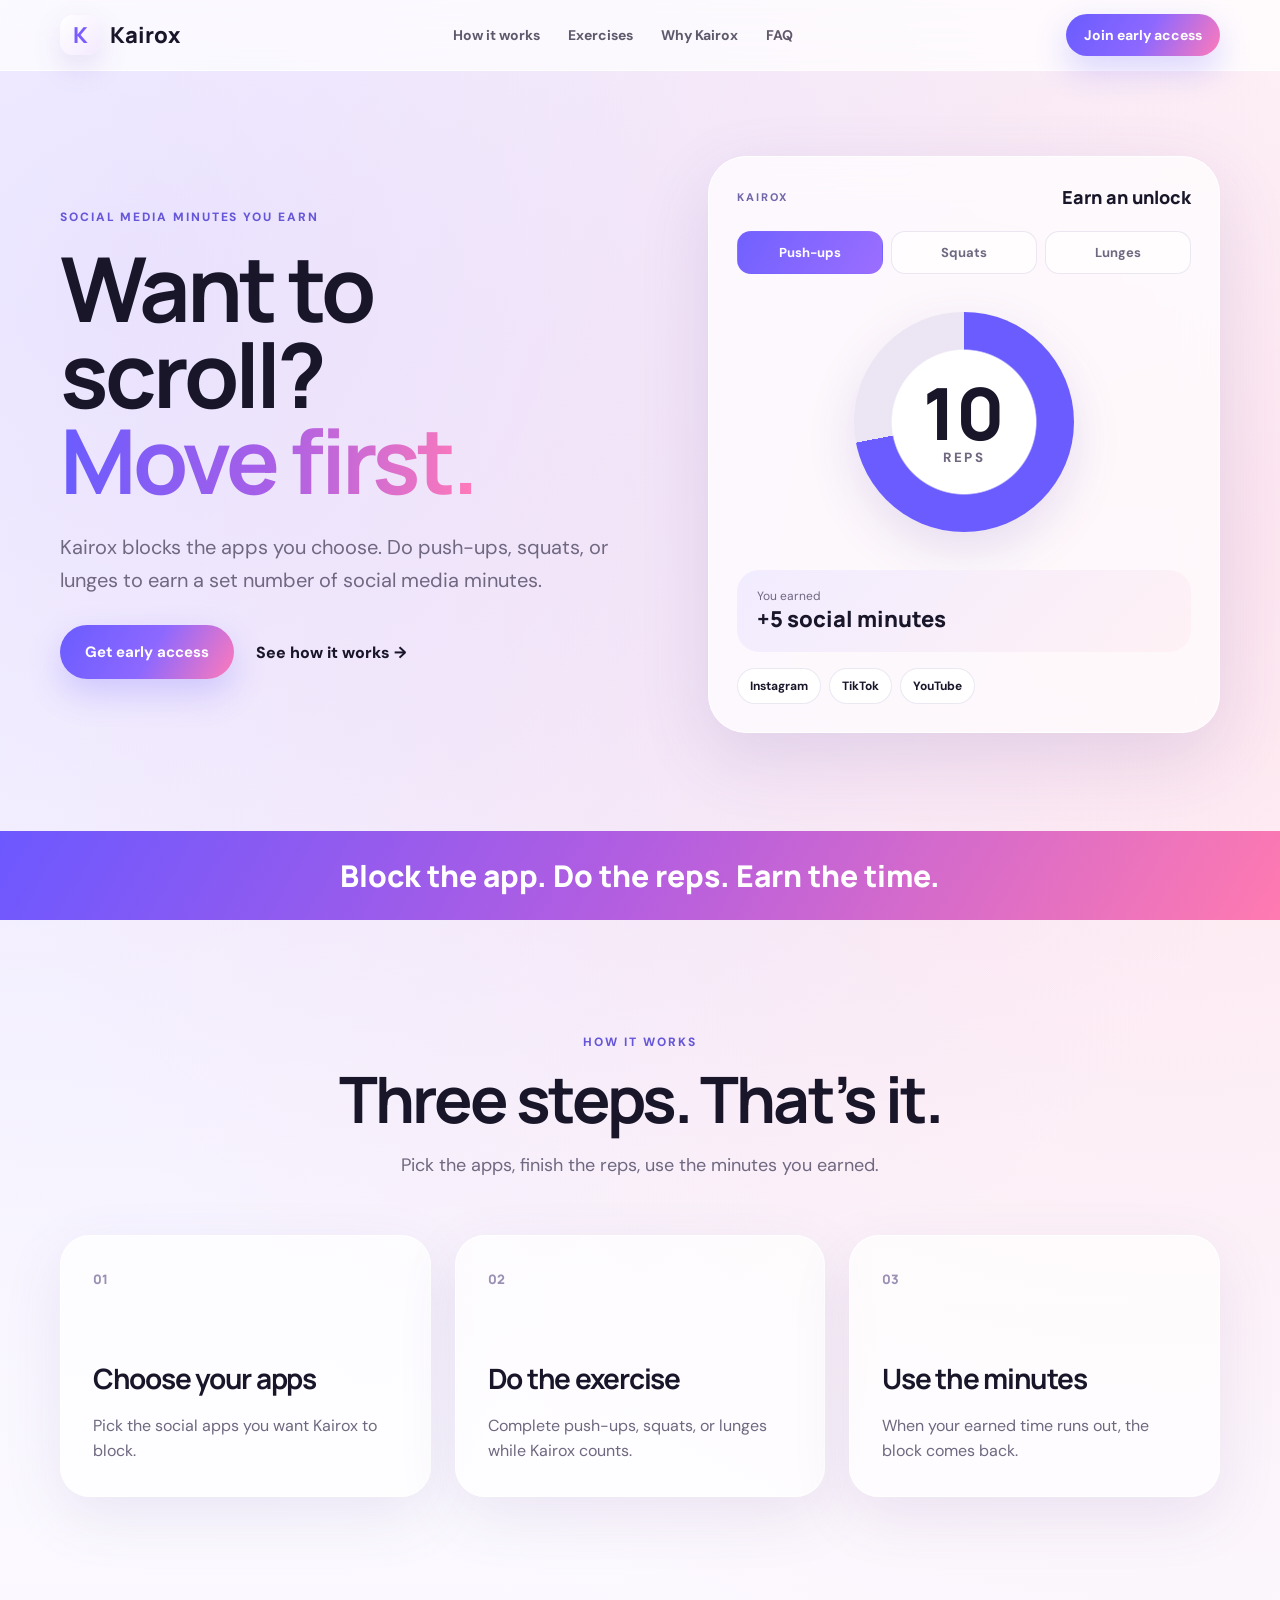
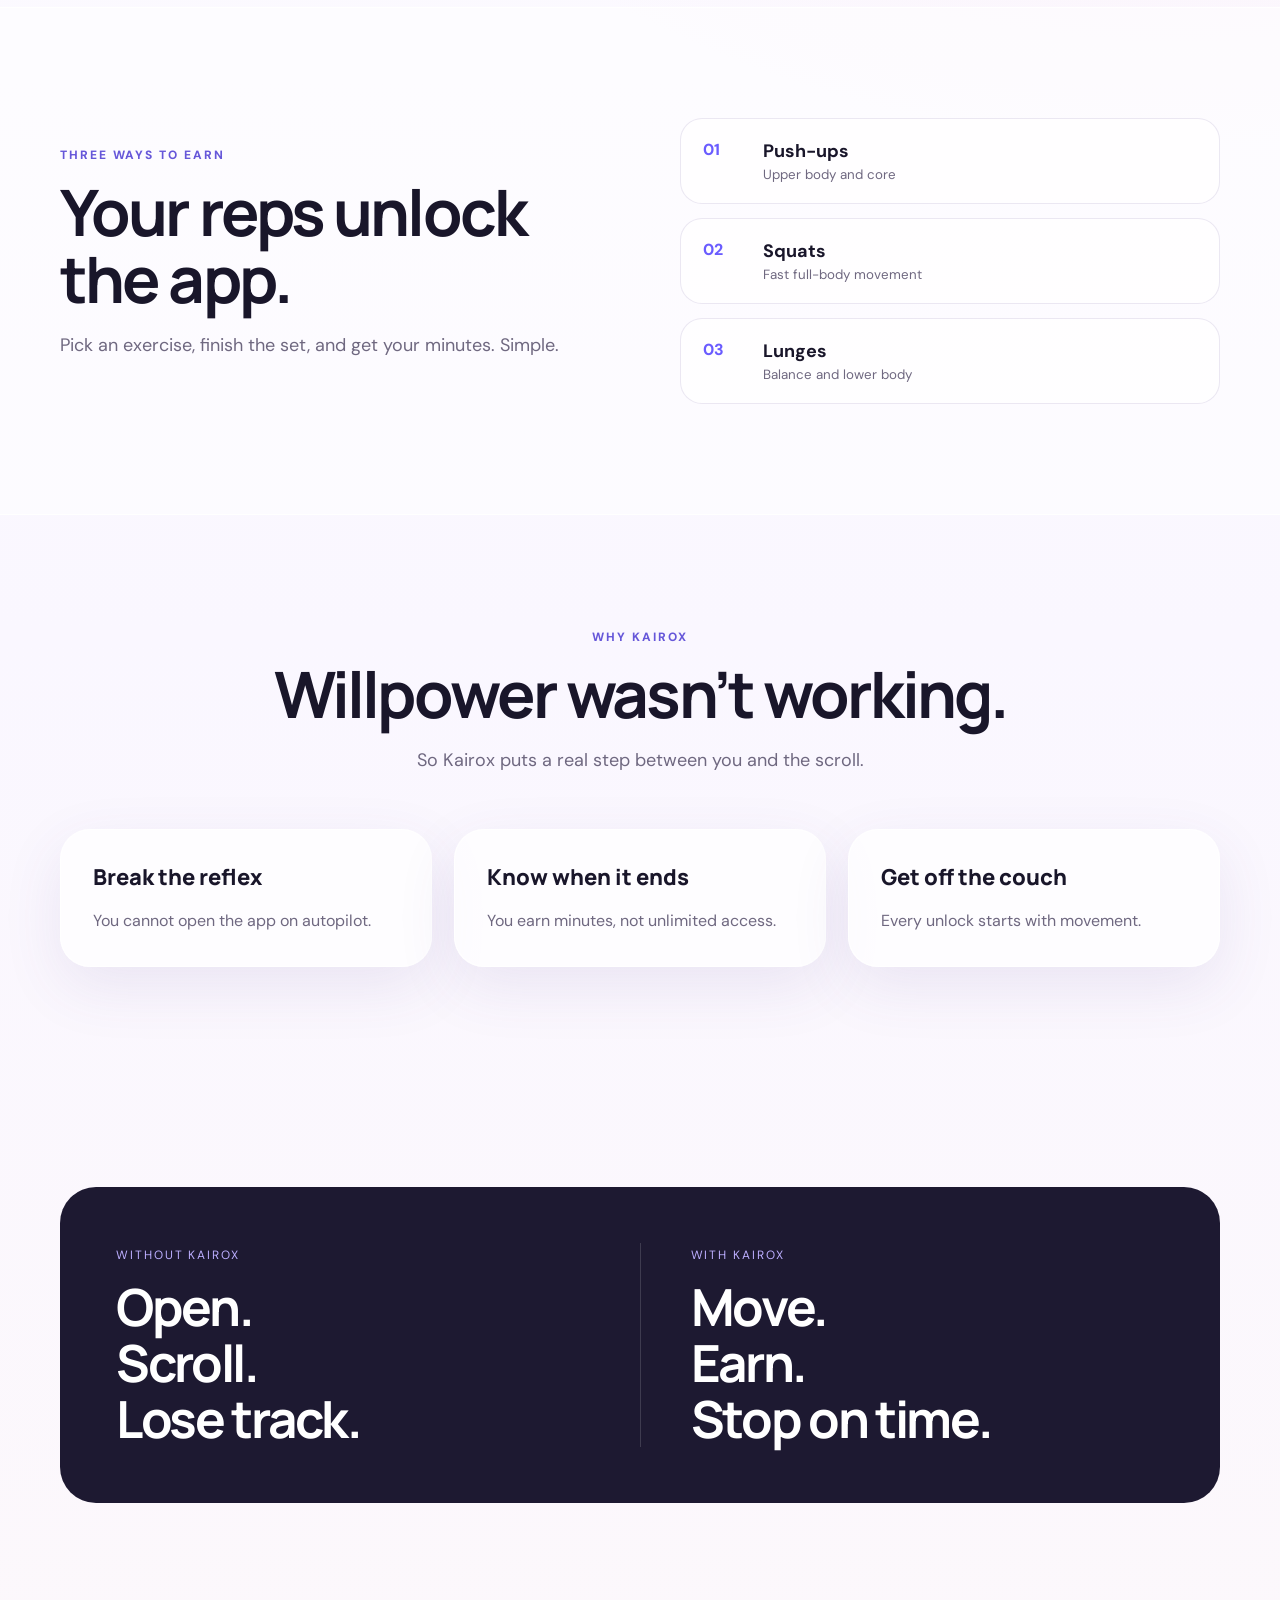
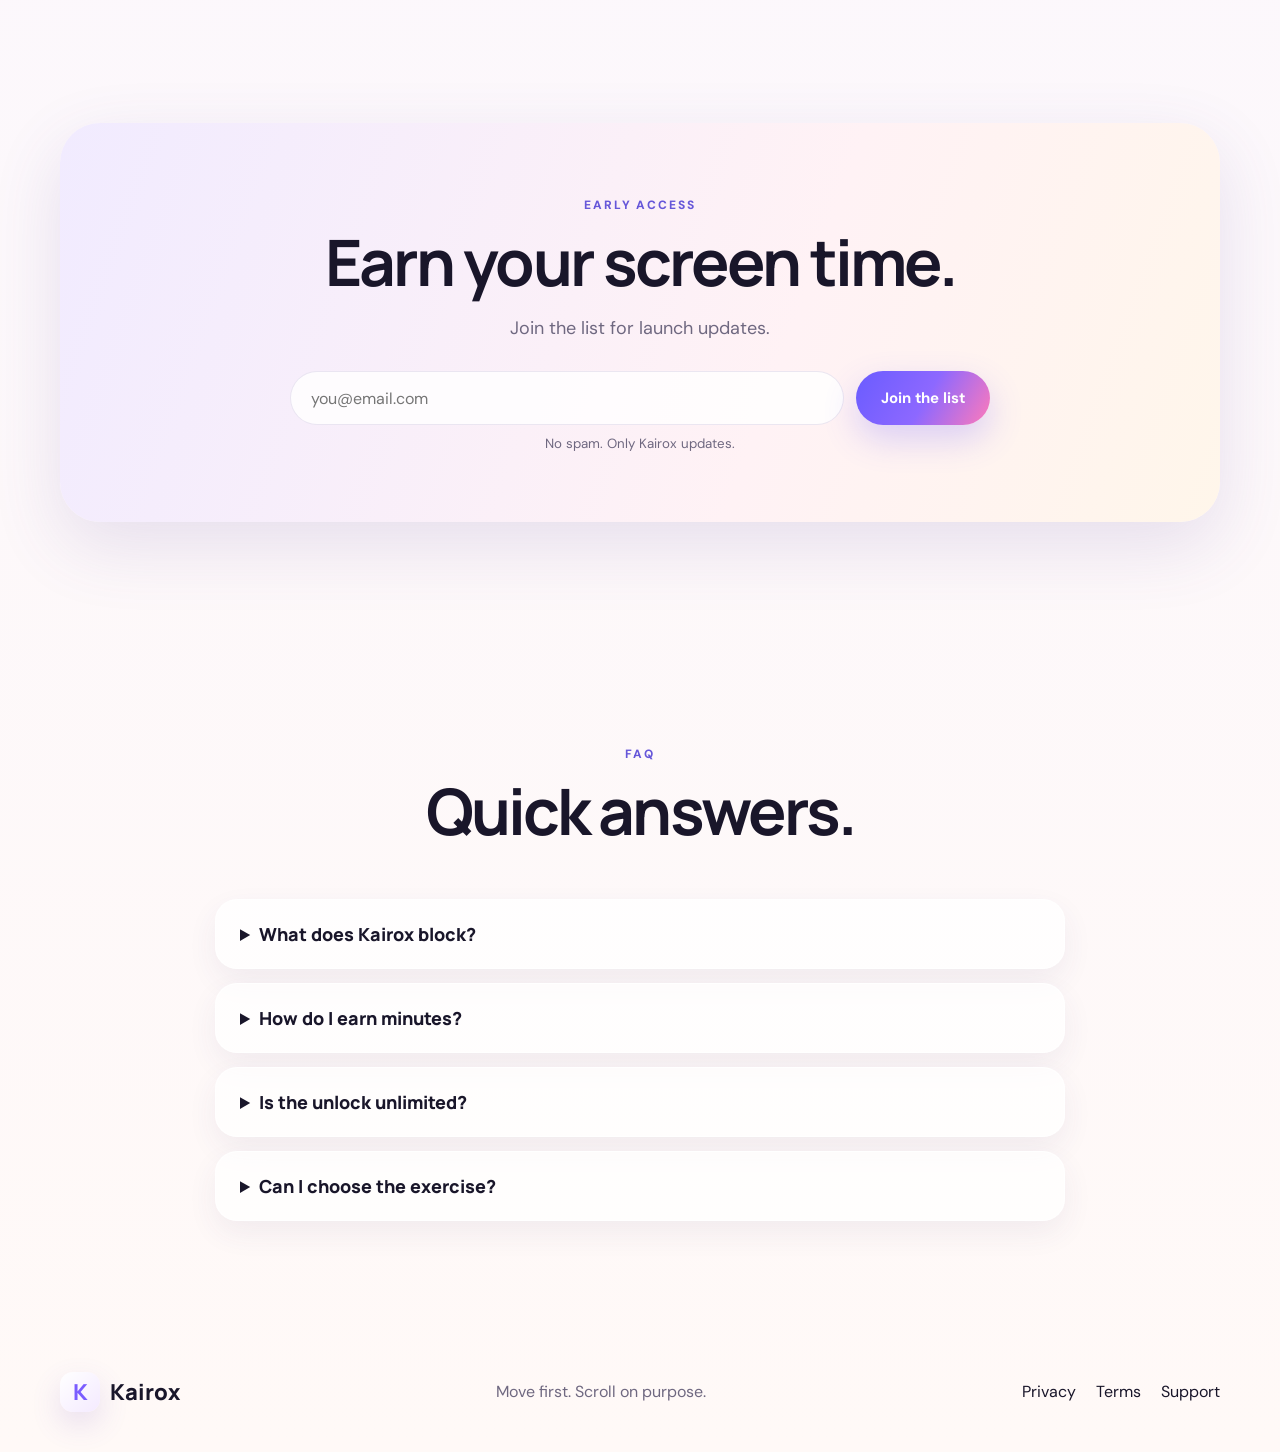
<file: index.html>
<!doctype html>
<html lang="en">
<head>
  <meta charset="utf-8" />
  <meta name="viewport" content="width=device-width,initial-scale=1" />
  <meta name="theme-color" content="#faf5ff" />
  <meta name="description" content="Kairox blocks social media until you earn time back through push-ups, squats, or lunges." />
  <title>Kairox — Earn Your Screen Time</title>
  <link rel="preconnect" href="https://fonts.googleapis.com">
  <link rel="preconnect" href="https://fonts.gstatic.com" crossorigin>
  <link href="https://fonts.googleapis.com/css2?family=DM+Sans:wght@400;500;600;700&family=Manrope:wght@600;700;800&display=swap" rel="stylesheet">
  <link rel="stylesheet" href="styles-v2.css" />
</head>
<body>
  <header class="nav-wrap">
    <nav class="nav shell">
      <a class="brand" href="#top"><span class="logo">K</span><span>Kairox</span></a>
      <div class="nav-links"><a href="#how">How it works</a><a href="#moves">Exercises</a><a href="#why">Why Kairox</a><a href="#faq">FAQ</a></div>
      <a class="btn small" href="#waitlist">Join early access</a>
    </nav>
  </header>

  <main id="top">
    <section class="hero shell">
      <div class="hero-copy reveal">
        <div class="eyebrow">Social media minutes you earn</div>
        <h1>Want to scroll?<br><em>Move first.</em></h1>
        <p>Kairox blocks the apps you choose. Do push-ups, squats, or lunges to earn a set number of social media minutes.</p>
        <div class="actions"><a class="btn" href="#waitlist">Get early access</a><a class="plain" href="#how">See how it works →</a></div>
      </div>

      <div class="unlock-demo reveal" aria-label="Kairox unlock example">
        <div class="demo-top"><span>KAIROX</span><strong>Earn an unlock</strong></div>
        <div class="exercise-tabs"><button class="active">Push-ups</button><button>Squats</button><button>Lunges</button></div>
        <div class="rep-ring"><span>10</span><small>REPS</small></div>
        <div class="reward-card"><span>You earned</span><strong>+5 social minutes</strong></div>
        <div class="app-row"><span>Instagram</span><span>TikTok</span><span>YouTube</span></div>
      </div>
    </section>

    <section class="stripe"><div class="shell"><p>Block the app. Do the reps. Earn the time.</p></div></section>

    <section class="section shell" id="how">
      <div class="heading reveal"><span>How it works</span><h2>Three steps. That’s it.</h2><p>Pick the apps, finish the reps, use the minutes you earned.</p></div>
      <div class="steps">
        <article class="card reveal"><i>01</i><h3>Choose your apps</h3><p>Pick the social apps you want Kairox to block.</p></article>
        <article class="card reveal"><i>02</i><h3>Do the exercise</h3><p>Complete push-ups, squats, or lunges while Kairox counts.</p></article>
        <article class="card reveal"><i>03</i><h3>Use the minutes</h3><p>When your earned time runs out, the block comes back.</p></article>
      </div>
    </section>

    <section class="section soft" id="moves">
      <div class="shell movement-grid">
        <div class="reveal"><span class="kicker">Three ways to earn</span><h2>Your reps unlock the app.</h2><p>Pick an exercise, finish the set, and get your minutes. Simple.</p></div>
        <div class="move-list reveal">
          <div><span>01</span><strong>Push-ups</strong><small>Upper body and core</small></div>
          <div><span>02</span><strong>Squats</strong><small>Fast full-body movement</small></div>
          <div><span>03</span><strong>Lunges</strong><small>Balance and lower body</small></div>
        </div>
      </div>
    </section>

    <section class="section shell" id="why">
      <div class="heading reveal"><span>Why Kairox</span><h2>Willpower wasn’t working.</h2><p>So Kairox puts a real step between you and the scroll.</p></div>
      <div class="why-grid">
        <article class="why-card reveal"><strong>Break the reflex</strong><p>You cannot open the app on autopilot.</p></article>
        <article class="why-card reveal"><strong>Know when it ends</strong><p>You earn minutes, not unlimited access.</p></article>
        <article class="why-card reveal"><strong>Get off the couch</strong><p>Every unlock starts with movement.</p></article>
      </div>
    </section>

    <section class="section shell">
      <div class="compare reveal"><div><span>Without Kairox</span><h3>Open.<br>Scroll.<br>Lose track.</h3></div><i></i><div><span>With Kairox</span><h3>Move.<br>Earn.<br>Stop on time.</h3></div></div>
    </section>

    <section class="section shell" id="waitlist"><div class="cta reveal"><div><span class="kicker">Early access</span><h2>Earn your screen time.</h2><p>Join the list for launch updates.</p><form id="signup"><input id="email" type="email" placeholder="you@email.com" required><button class="btn" type="submit">Join the list</button></form><small id="note">No spam. Only Kairox updates.</small></div></div></section>

    <section class="section shell" id="faq"><div class="heading reveal"><span>FAQ</span><h2>Quick answers.</h2></div><div class="faq">
      <details class="reveal"><summary>What does Kairox block?</summary><p>You choose which social media apps are restricted.</p></details>
      <details class="reveal"><summary>How do I earn minutes?</summary><p>Complete push-ups, squats, or lunges. Kairox counts your reps and unlocks a set amount of time.</p></details>
      <details class="reveal"><summary>Is the unlock unlimited?</summary><p>No. You earn a specific number of minutes. When they run out, the block returns.</p></details>
      <details class="reveal"><summary>Can I choose the exercise?</summary><p>Yes. Pick from the supported movement options before you start.</p></details>
    </div></section>
  </main>

  <footer><div class="shell footer"><a class="brand" href="#top"><span class="logo">K</span><span>Kairox</span></a><p>Move first. Scroll on purpose.</p><div><a href="privacy.html">Privacy</a><a href="terms.html">Terms</a><a href="support.html">Support</a></div></div></footer>
  <script src="script.js"></script>
</body>
</html>
</file>
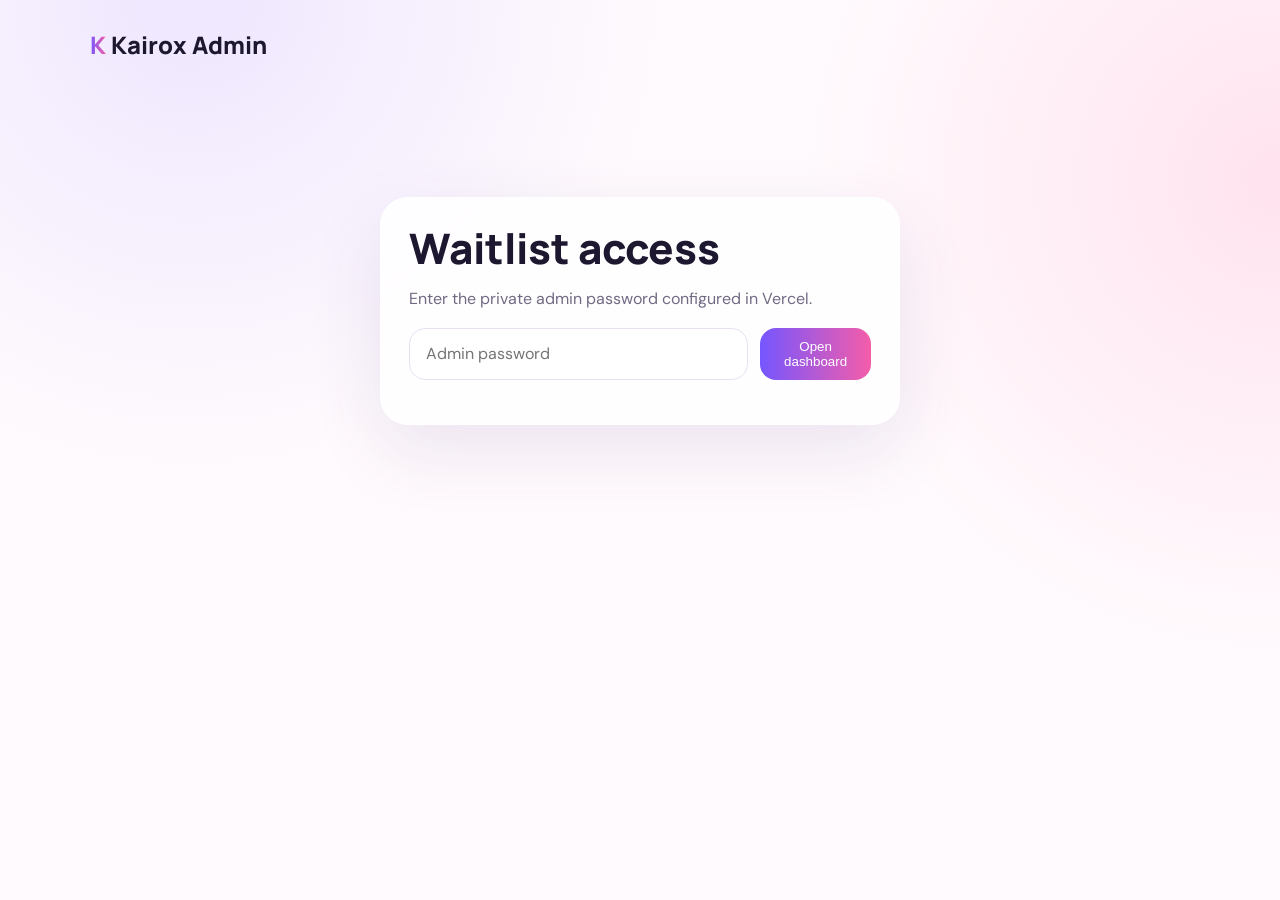
<file: admin.html>
<!doctype html>
<html lang="en">
<head>
  <meta charset="utf-8">
  <meta name="viewport" content="width=device-width,initial-scale=1">
  <meta name="robots" content="noindex,nofollow">
  <title>Kairox Waitlist Admin</title>
  <link rel="preconnect" href="https://fonts.googleapis.com">
  <link rel="preconnect" href="https://fonts.gstatic.com" crossorigin>
  <link href="https://fonts.googleapis.com/css2?family=DM+Sans:wght@400;500;600;700&family=Manrope:wght@600;700;800&display=swap" rel="stylesheet">
  <style>
    :root{--ink:#1d1730;--muted:#726a83;--purple:#7556ff;--pink:#f45da9;--line:#e9dff3}
    *{box-sizing:border-box}body{margin:0;font-family:'DM Sans',sans-serif;color:var(--ink);background:radial-gradient(circle at 15% 0,#eee7ff,transparent 33%),radial-gradient(circle at 100% 20%,#ffe3ee,transparent 32%),#fffafd;min-height:100vh}
    .shell{width:min(1100px,calc(100% - 28px));margin:auto}.top{display:flex;align-items:center;justify-content:space-between;padding:28px 0}.brand{font:800 24px Manrope}.brand span{background:linear-gradient(90deg,var(--purple),var(--pink));-webkit-background-clip:text;color:transparent}.card{background:rgba(255,255,255,.82);border:1px solid rgba(255,255,255,.95);box-shadow:0 24px 70px rgba(92,62,139,.12);border-radius:28px;padding:28px;margin-bottom:28px}.login{max-width:520px;margin:12vh auto}.login h1,.dashboard h1{font:800 42px/1.05 Manrope;margin:0 0 12px}.sub{color:var(--muted);line-height:1.6}.row{display:flex;gap:12px}.row input,.search{width:100%;min-height:52px;border:1px solid var(--line);border-radius:16px;padding:0 16px;font:inherit;background:#fff;outline:none}.row input:focus,.search:focus{border-color:var(--purple);box-shadow:0 0 0 4px rgba(117,86,255,.1)}button{border:0;border-radius:16px;padding:0 20px;min-height:52px;font:700 15px inherit;cursor:pointer;background:linear-gradient(90deg,var(--purple),var(--pink));color:white}.ghost{background:white;color:var(--ink);border:1px solid var(--line)}.stats{display:grid;grid-template-columns:repeat(3,1fr);gap:14px;margin:22px 0}.stat{padding:20px;border-radius:20px;background:#fff;border:1px solid var(--line)}.stat strong{display:block;font:800 30px Manrope}.stat span{color:var(--muted);font-size:13px}.toolbar{display:flex;gap:12px;align-items:center;margin-bottom:16px}.table-wrap{overflow:auto;border:1px solid var(--line);border-radius:20px;background:#fff}table{width:100%;border-collapse:collapse;min-width:700px}th,td{text-align:left;padding:15px 16px;border-bottom:1px solid #f1eaf6}th{font-size:12px;text-transform:uppercase;letter-spacing:.08em;color:var(--muted)}td{font-size:14px}.delete{min-height:36px;padding:0 12px;background:#fff0f4;color:#bb315e;border:1px solid #ffd3e1}.hidden{display:none}.message{margin-top:12px;color:#bb315e}.empty{text-align:center;padding:40px;color:var(--muted)}@media(max-width:700px){.stats{grid-template-columns:1fr}.toolbar,.row{flex-direction:column;align-items:stretch}.login h1,.dashboard h1{font-size:34px}}
  </style>
</head>
<body>
  <div class="shell">
    <header class="top"><div class="brand"><span>K</span> Kairox Admin</div><button id="logout" class="ghost hidden">Log out</button></header>

    <section id="login" class="card login">
      <h1>Waitlist access</h1>
      <p class="sub">Enter the private admin password configured in Vercel.</p>
      <form id="login-form" class="row"><input id="password" type="password" autocomplete="current-password" placeholder="Admin password" required><button type="submit">Open dashboard</button></form>
      <p id="login-message" class="message"></p>
    </section>

    <main id="dashboard" class="dashboard hidden">
      <div class="card">
        <h1>Kairox waitlist</h1>
        <p class="sub">Search signups, remove entries, or export everything as a CSV.</p>
        <div class="stats"><div class="stat"><strong id="total">0</strong><span>Total signups</span></div><div class="stat"><strong id="today">0</strong><span>Joined today</span></div><div class="stat"><strong id="week">0</strong><span>Joined this week</span></div></div>
        <div class="toolbar"><input id="search" class="search" type="search" placeholder="Search email or source"><button id="export" class="ghost">Export CSV</button><button id="refresh" class="ghost">Refresh</button></div>
        <div class="table-wrap"><table><thead><tr><th>Email</th><th>Source</th><th>Joined</th><th></th></tr></thead><tbody id="rows"></tbody></table><div id="empty" class="empty hidden">No signups found.</div></div>
      </div>
    </main>
  </div>
<script>
let password=sessionStorage.getItem('kairox_admin_password')||'';let signups=[];
const $=id=>document.getElementById(id);
function showDashboard(){ $('login').classList.add('hidden');$('dashboard').classList.remove('hidden');$('logout').classList.remove('hidden') }
function showLogin(){ $('login').classList.remove('hidden');$('dashboard').classList.add('hidden');$('logout').classList.add('hidden') }
function fmt(date){return new Intl.DateTimeFormat(undefined,{dateStyle:'medium',timeStyle:'short'}).format(new Date(date))}
function stats(){const now=new Date();const day=new Date(now.getFullYear(),now.getMonth(),now.getDate());const week=new Date(day);week.setDate(day.getDate()-6);$('total').textContent=signups.length;$('today').textContent=signups.filter(x=>new Date(x.created_at)>=day).length;$('week').textContent=signups.filter(x=>new Date(x.created_at)>=week).length}
function render(){const q=$('search').value.trim().toLowerCase();const list=signups.filter(x=>!q||x.email.includes(q)||(x.source||'').toLowerCase().includes(q));$('rows').innerHTML=list.map(x=>`<tr><td>${escapeHtml(x.email)}</td><td>${escapeHtml(x.source||'website')}</td><td>${fmt(x.created_at)}</td><td><button class="delete" data-id="${x.id}">Delete</button></td></tr>`).join('');$('empty').classList.toggle('hidden',list.length!==0);document.querySelectorAll('.delete').forEach(b=>b.onclick=()=>removeSignup(b.dataset.id))}
function escapeHtml(v){return String(v).replace(/[&<>'"]/g,c=>({'&':'&amp;','<':'&lt;','>':'&gt;',"'":'&#39;','"':'&quot;'}[c]))}
async function load(){const r=await fetch('/api/admin-waitlist',{headers:{Authorization:`Bearer ${password}`}});if(r.status===401){sessionStorage.removeItem('kairox_admin_password');password='';showLogin();throw new Error('Incorrect password.')}const data=await r.json();if(!r.ok)throw new Error(data.error||'Could not load signups.');signups=data.signups;showDashboard();stats();render()}
async function removeSignup(id){if(!confirm('Delete this signup?'))return;const r=await fetch(`/api/admin-waitlist?id=${encodeURIComponent(id)}`,{method:'DELETE',headers:{Authorization:`Bearer ${password}`}});if(!r.ok)return alert('Could not delete signup.');signups=signups.filter(x=>x.id!==id);stats();render()}
$('login-form').onsubmit=async e=>{e.preventDefault();password=$('password').value;sessionStorage.setItem('kairox_admin_password',password);$('login-message').textContent='';try{await load()}catch(err){$('login-message').textContent=err.message}};
$('search').oninput=render;$('refresh').onclick=()=>load().catch(err=>alert(err.message));$('logout').onclick=()=>{sessionStorage.clear();password='';showLogin()};
$('export').onclick=()=>{const lines=[['email','source','created_at'],...signups.map(x=>[x.email,x.source,x.created_at])].map(row=>row.map(v=>`"${String(v??'').replaceAll('"','""')}"`).join(',')).join('\n');const a=document.createElement('a');a.href=URL.createObjectURL(new Blob([lines],{type:'text/csv'}));a.download=`kairox-waitlist-${new Date().toISOString().slice(0,10)}.csv`;a.click();URL.revokeObjectURL(a.href)};
if(password)load().catch(()=>showLogin());
</script>
</body>
</html>
</file>
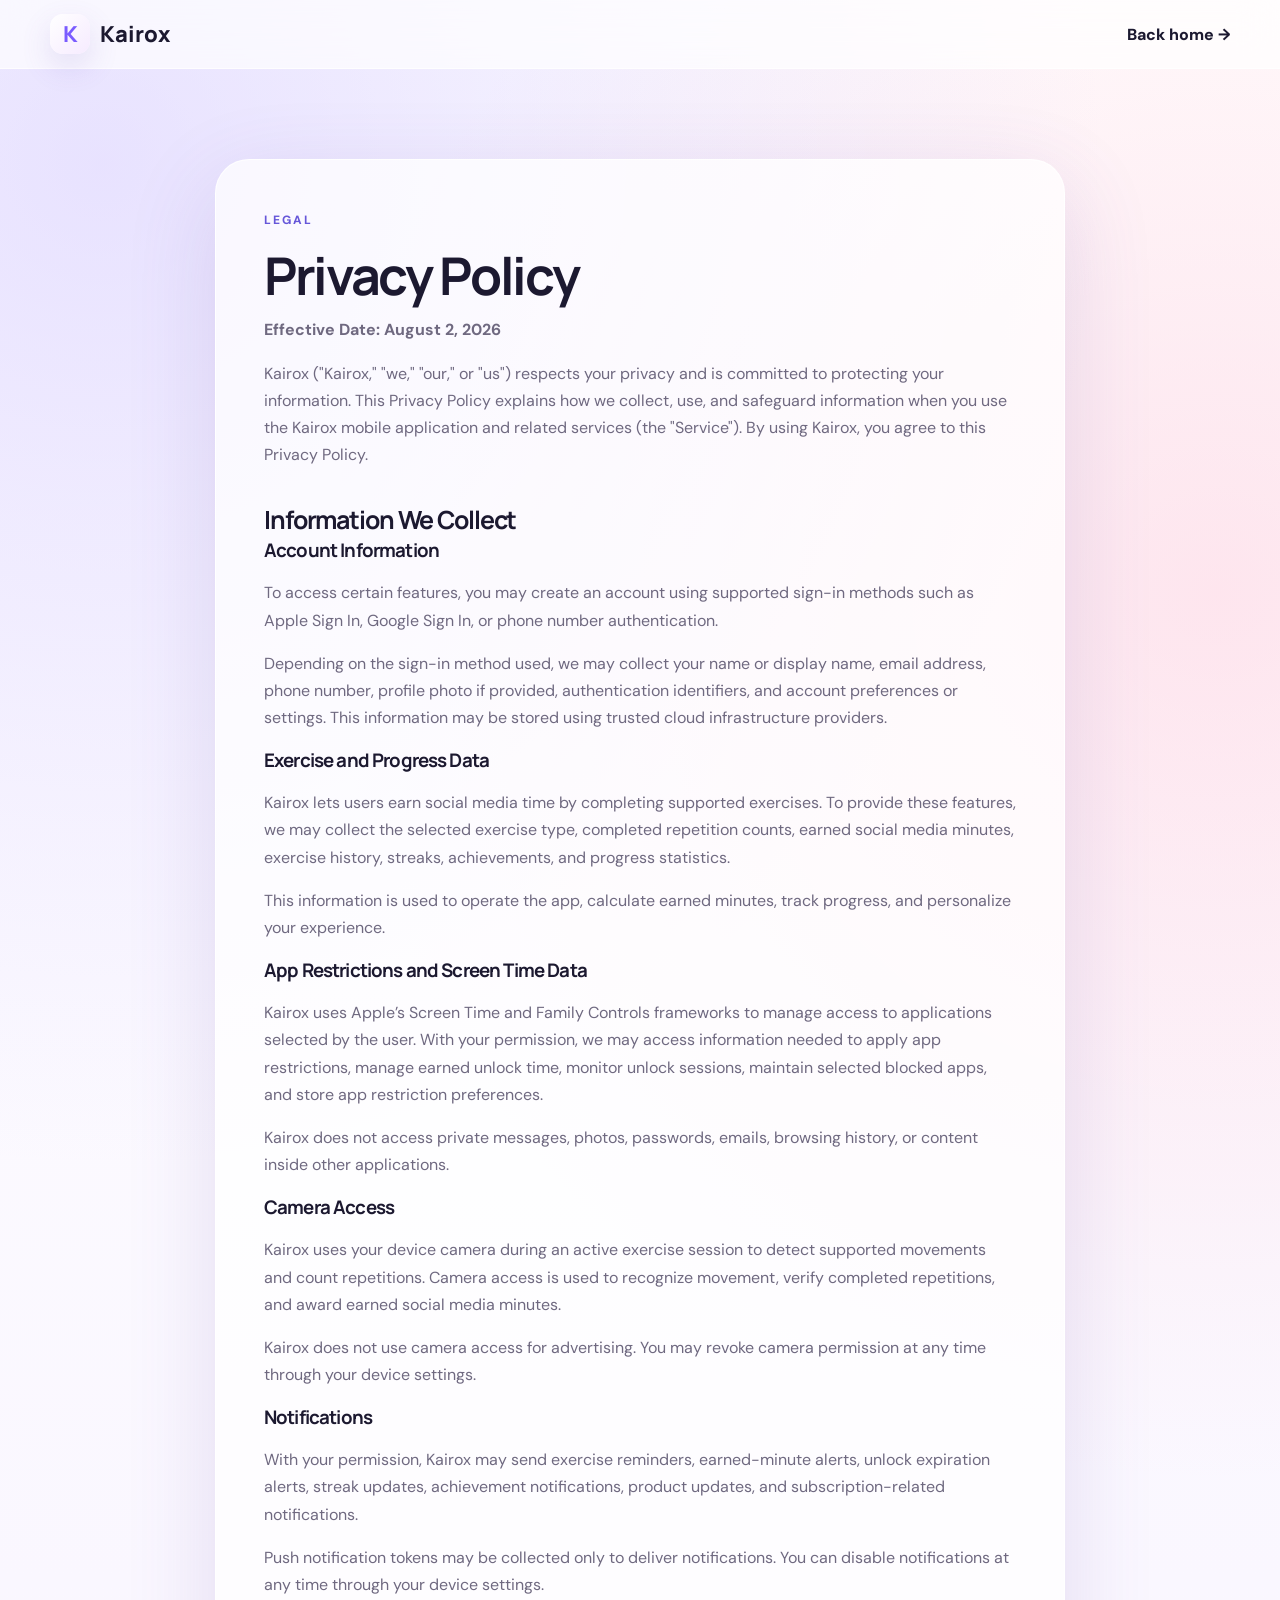
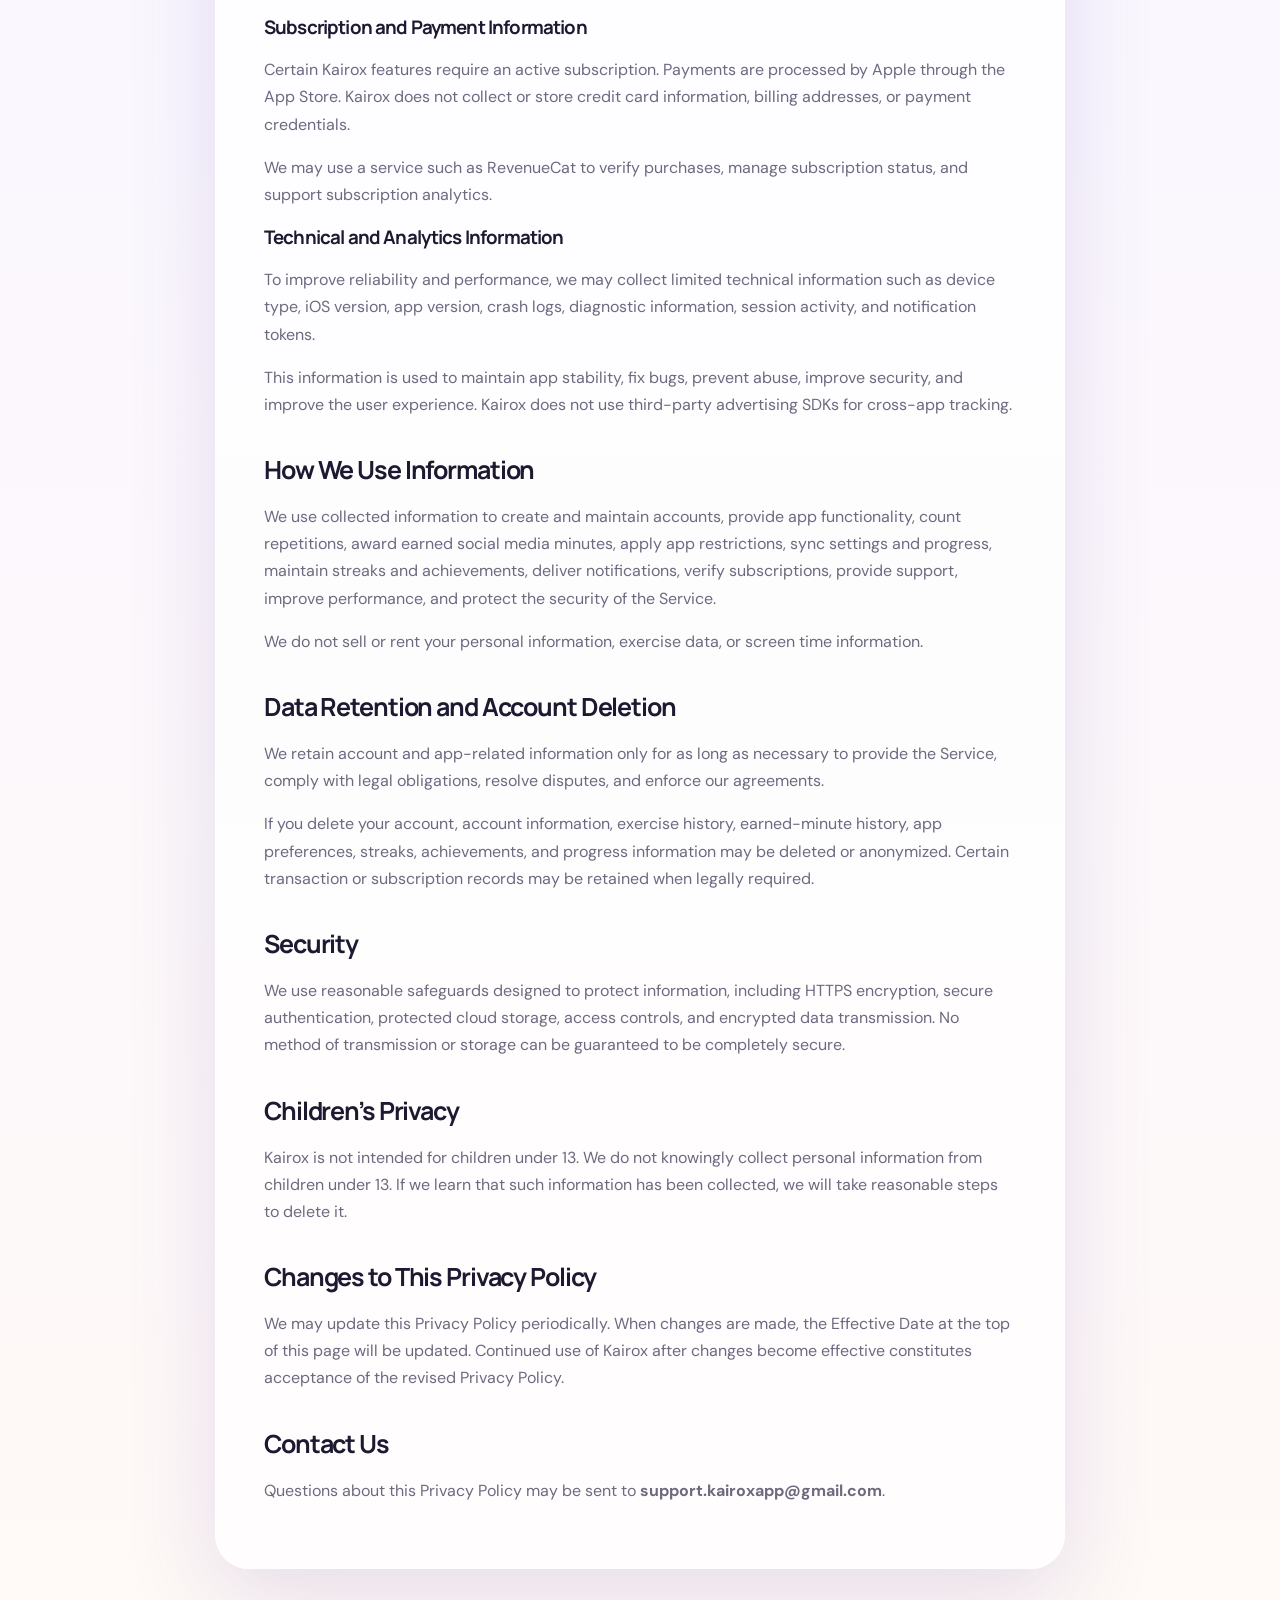
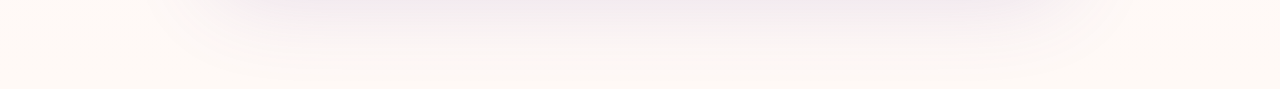
<file: privacy.html>
<!doctype html>
<html lang="en">
<head>
  <meta charset="utf-8">
  <meta name="viewport" content="width=device-width,initial-scale=1">
  <title>Privacy Policy — Kairox</title>
  <link rel="preconnect" href="https://fonts.googleapis.com">
  <link rel="preconnect" href="https://fonts.gstatic.com" crossorigin>
  <link href="https://fonts.googleapis.com/css2?family=DM+Sans:wght@400;500;600;700&family=Manrope:wght@500;600;700;800&display=swap" rel="stylesheet">
  <link rel="stylesheet" href="styles.css">
</head>
<body>
<header class="nav-wrap"><nav class="nav shell"><a class="brand" href="index.html"><span class="logo">K</span><span>Kairox</span></a><a class="plain" href="index.html">Back home →</a></nav></header>
<main class="legal shell"><article>
<span class="kicker">Legal</span>
<h1>Privacy Policy</h1>
<p><strong>Effective Date: August 2, 2026</strong></p>
<p>Kairox ("Kairox," "we," "our," or "us") respects your privacy and is committed to protecting your information. This Privacy Policy explains how we collect, use, and safeguard information when you use the Kairox mobile application and related services (the "Service"). By using Kairox, you agree to this Privacy Policy.</p>
<h2>Information We Collect</h2>
<h3>Account Information</h3>
<p>To access certain features, you may create an account using supported sign-in methods such as Apple Sign In, Google Sign In, or phone number authentication.</p>
<p>Depending on the sign-in method used, we may collect your name or display name, email address, phone number, profile photo if provided, authentication identifiers, and account preferences or settings. This information may be stored using trusted cloud infrastructure providers.</p>
<h3>Exercise and Progress Data</h3>
<p>Kairox lets users earn social media time by completing supported exercises. To provide these features, we may collect the selected exercise type, completed repetition counts, earned social media minutes, exercise history, streaks, achievements, and progress statistics.</p>
<p>This information is used to operate the app, calculate earned minutes, track progress, and personalize your experience.</p>
<h3>App Restrictions and Screen Time Data</h3>
<p>Kairox uses Apple’s Screen Time and Family Controls frameworks to manage access to applications selected by the user. With your permission, we may access information needed to apply app restrictions, manage earned unlock time, monitor unlock sessions, maintain selected blocked apps, and store app restriction preferences.</p>
<p>Kairox does not access private messages, photos, passwords, emails, browsing history, or content inside other applications.</p>
<h3>Camera Access</h3>
<p>Kairox uses your device camera during an active exercise session to detect supported movements and count repetitions. Camera access is used to recognize movement, verify completed repetitions, and award earned social media minutes.</p>
<p>Kairox does not use camera access for advertising. You may revoke camera permission at any time through your device settings.</p>
<h3>Notifications</h3>
<p>With your permission, Kairox may send exercise reminders, earned-minute alerts, unlock expiration alerts, streak updates, achievement notifications, product updates, and subscription-related notifications.</p>
<p>Push notification tokens may be collected only to deliver notifications. You can disable notifications at any time through your device settings.</p>
<h3>Subscription and Payment Information</h3>
<p>Certain Kairox features require an active subscription. Payments are processed by Apple through the App Store. Kairox does not collect or store credit card information, billing addresses, or payment credentials.</p>
<p>We may use a service such as RevenueCat to verify purchases, manage subscription status, and support subscription analytics.</p>
<h3>Technical and Analytics Information</h3>
<p>To improve reliability and performance, we may collect limited technical information such as device type, iOS version, app version, crash logs, diagnostic information, session activity, and notification tokens.</p>
<p>This information is used to maintain app stability, fix bugs, prevent abuse, improve security, and improve the user experience. Kairox does not use third-party advertising SDKs for cross-app tracking.</p>
<h2>How We Use Information</h2>
<p>We use collected information to create and maintain accounts, provide app functionality, count repetitions, award earned social media minutes, apply app restrictions, sync settings and progress, maintain streaks and achievements, deliver notifications, verify subscriptions, provide support, improve performance, and protect the security of the Service.</p>
<p>We do not sell or rent your personal information, exercise data, or screen time information.</p>
<h2>Data Retention and Account Deletion</h2>
<p>We retain account and app-related information only for as long as necessary to provide the Service, comply with legal obligations, resolve disputes, and enforce our agreements.</p>
<p>If you delete your account, account information, exercise history, earned-minute history, app preferences, streaks, achievements, and progress information may be deleted or anonymized. Certain transaction or subscription records may be retained when legally required.</p>
<h2>Security</h2>
<p>We use reasonable safeguards designed to protect information, including HTTPS encryption, secure authentication, protected cloud storage, access controls, and encrypted data transmission. No method of transmission or storage can be guaranteed to be completely secure.</p>
<h2>Children’s Privacy</h2>
<p>Kairox is not intended for children under 13. We do not knowingly collect personal information from children under 13. If we learn that such information has been collected, we will take reasonable steps to delete it.</p>
<h2>Changes to This Privacy Policy</h2>
<p>We may update this Privacy Policy periodically. When changes are made, the Effective Date at the top of this page will be updated. Continued use of Kairox after changes become effective constitutes acceptance of the revised Privacy Policy.</p>
<h2>Contact Us</h2>
<p>Questions about this Privacy Policy may be sent to <a href="mailto:support.kairoxapp@gmail.com"><strong>support.kairoxapp@gmail.com</strong></a>.</p>
</article></main>
</body>
</html>
</file>
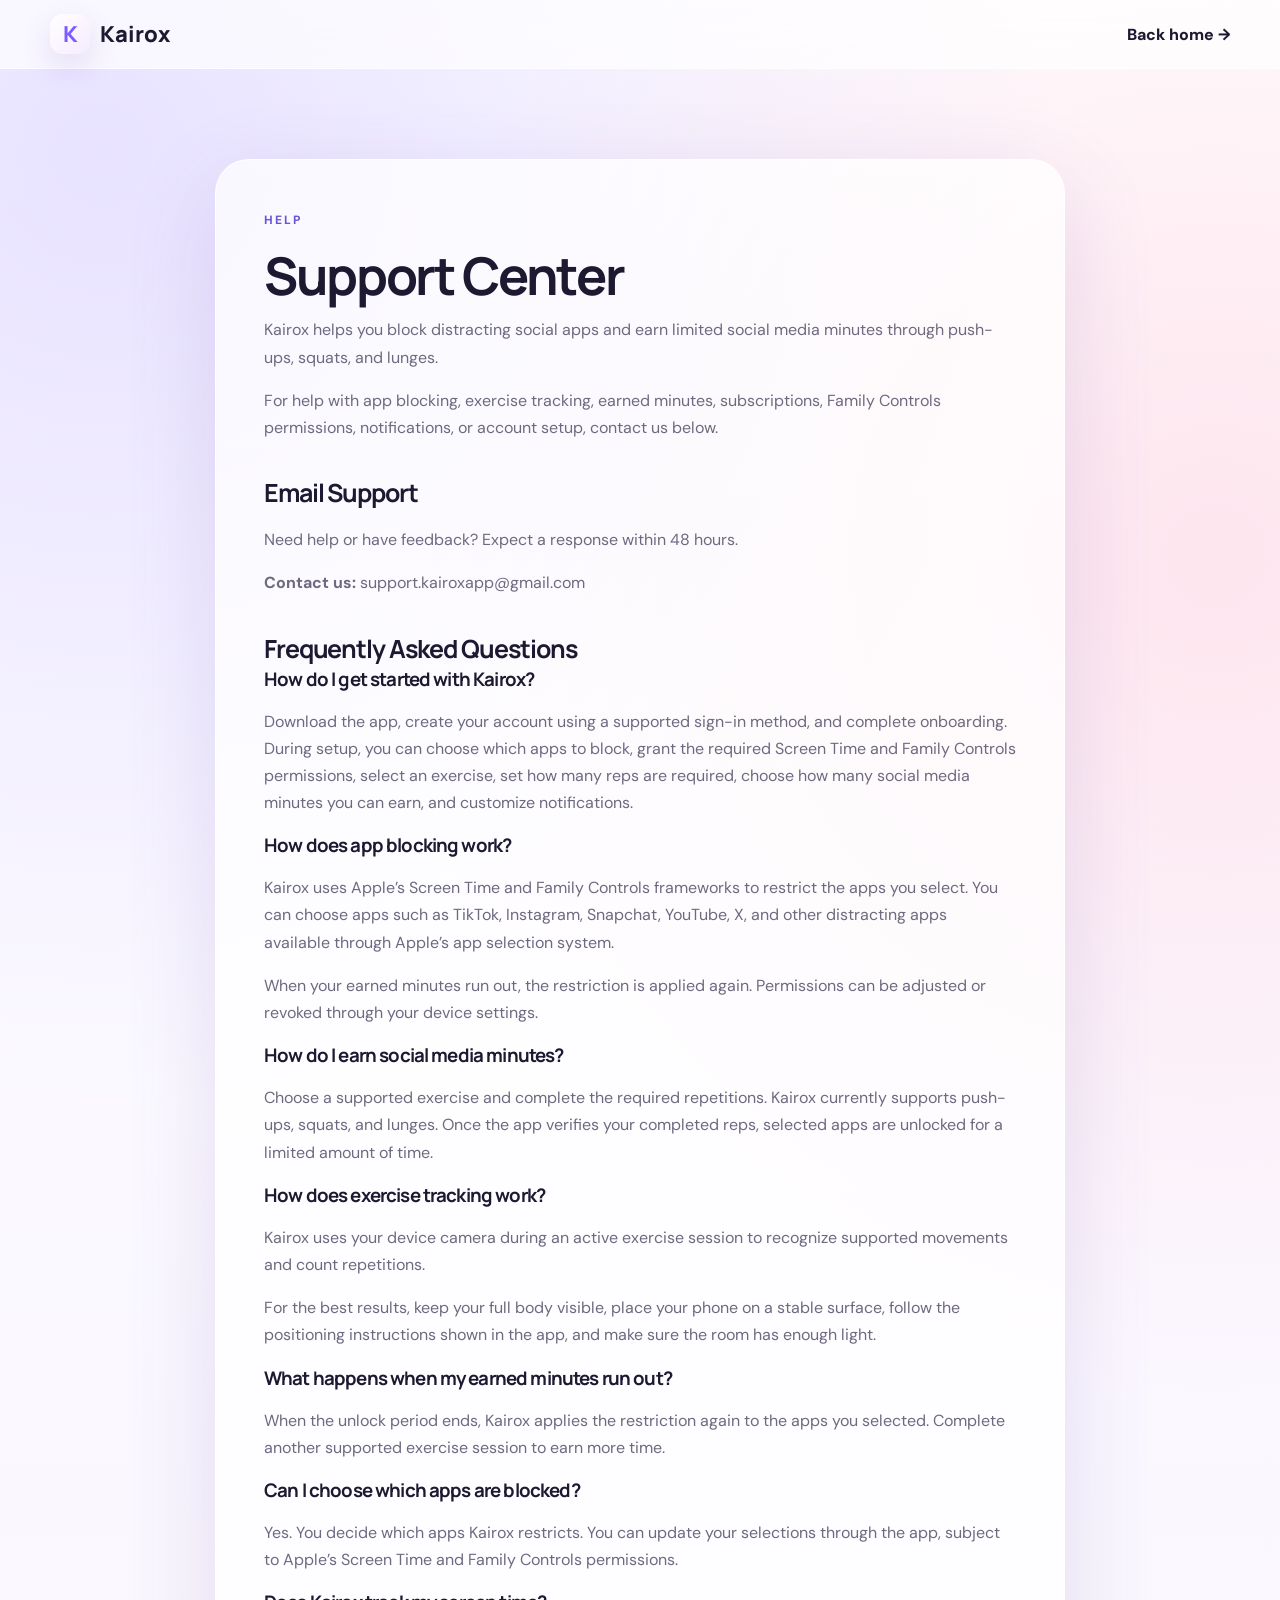
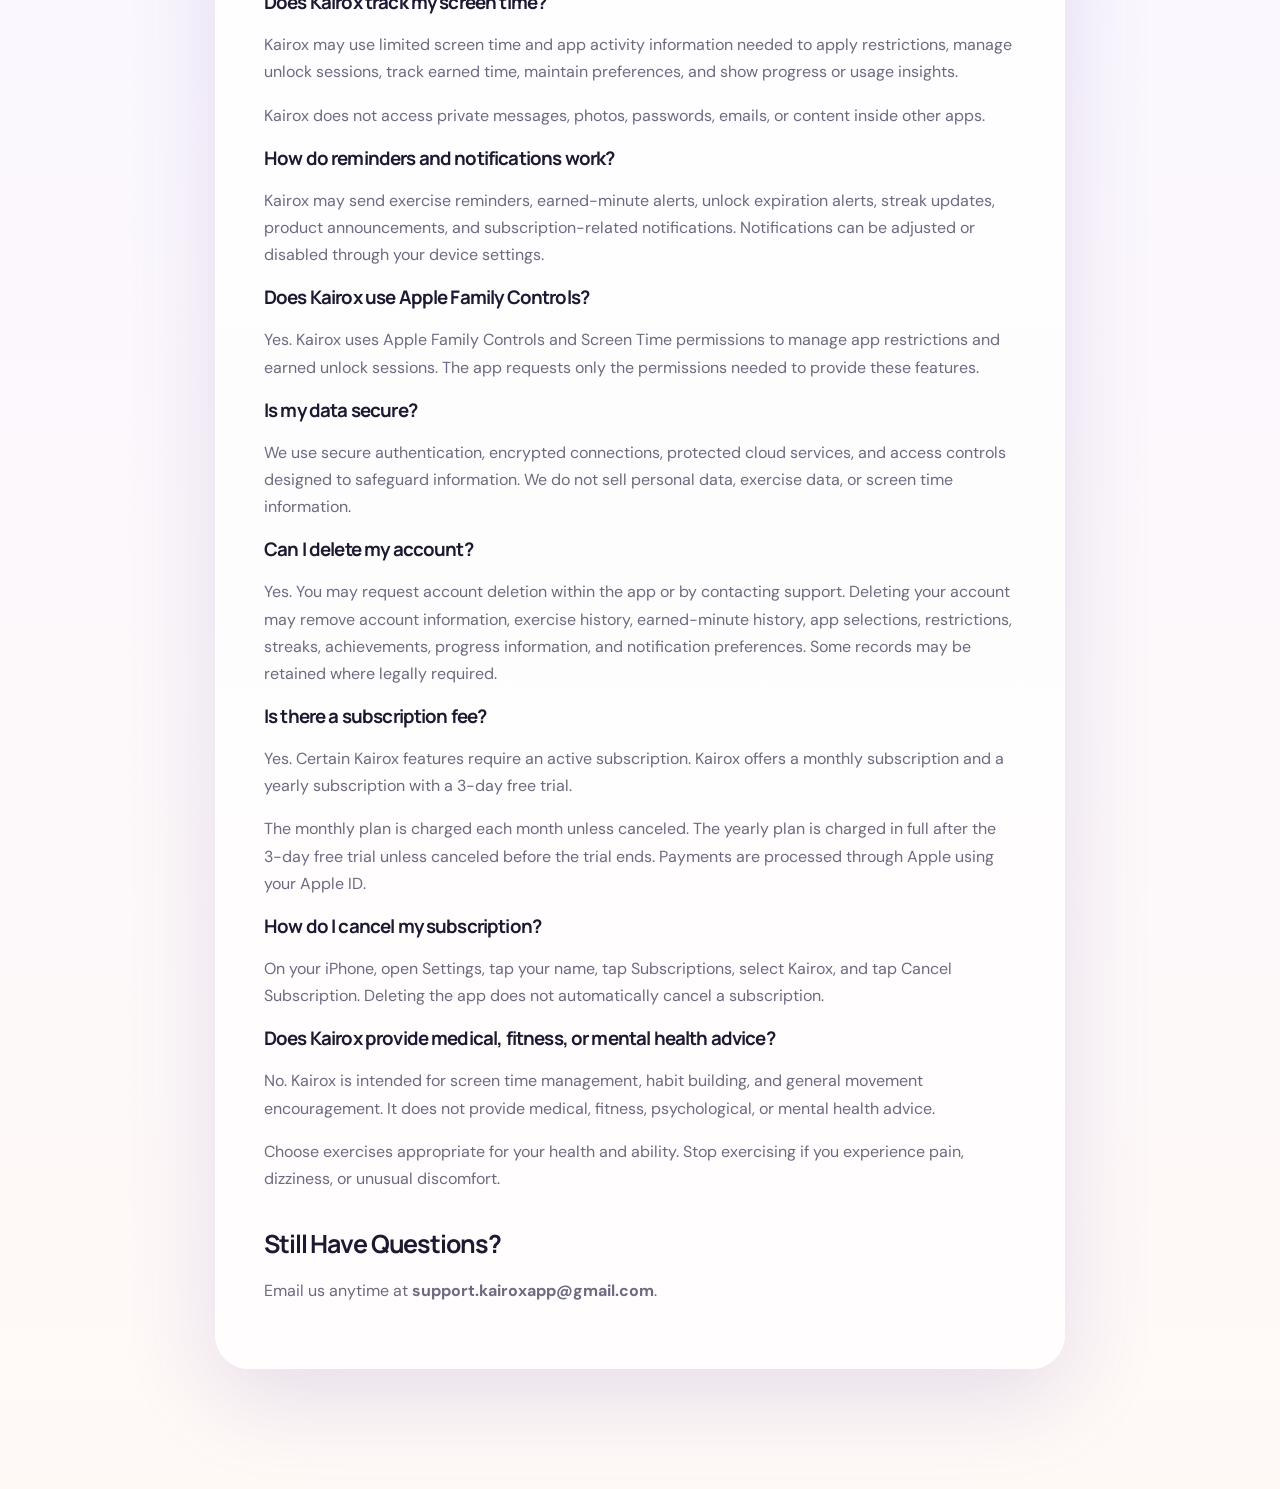
<file: support.html>
<!doctype html>
<html lang="en">
<head>
  <meta charset="utf-8">
  <meta name="viewport" content="width=device-width,initial-scale=1">
  <title>Support Center — Kairox</title>
  <link rel="preconnect" href="https://fonts.googleapis.com">
  <link rel="preconnect" href="https://fonts.gstatic.com" crossorigin>
  <link href="https://fonts.googleapis.com/css2?family=DM+Sans:wght@400;500;600;700&family=Manrope:wght@500;600;700;800&display=swap" rel="stylesheet">
  <link rel="stylesheet" href="styles.css">
</head>
<body>
<header class="nav-wrap"><nav class="nav shell"><a class="brand" href="index.html"><span class="logo">K</span><span>Kairox</span></a><a class="plain" href="index.html">Back home →</a></nav></header>
<main class="legal shell"><article>
<span class="kicker">Help</span>
<h1>Support Center</h1>
<p>Kairox helps you block distracting social apps and earn limited social media minutes through push-ups, squats, and lunges.</p>
<p>For help with app blocking, exercise tracking, earned minutes, subscriptions, Family Controls permissions, notifications, or account setup, contact us below.</p>
<h2>Email Support</h2>
<p>Need help or have feedback? Expect a response within 48 hours.</p>
<p><strong>Contact us:</strong> <a href="mailto:support.kairoxapp@gmail.com">support.kairoxapp@gmail.com</a></p>
<h2>Frequently Asked Questions</h2>
<h3>How do I get started with Kairox?</h3>
<p>Download the app, create your account using a supported sign-in method, and complete onboarding. During setup, you can choose which apps to block, grant the required Screen Time and Family Controls permissions, select an exercise, set how many reps are required, choose how many social media minutes you can earn, and customize notifications.</p>
<h3>How does app blocking work?</h3>
<p>Kairox uses Apple’s Screen Time and Family Controls frameworks to restrict the apps you select. You can choose apps such as TikTok, Instagram, Snapchat, YouTube, X, and other distracting apps available through Apple’s app selection system.</p>
<p>When your earned minutes run out, the restriction is applied again. Permissions can be adjusted or revoked through your device settings.</p>
<h3>How do I earn social media minutes?</h3>
<p>Choose a supported exercise and complete the required repetitions. Kairox currently supports push-ups, squats, and lunges. Once the app verifies your completed reps, selected apps are unlocked for a limited amount of time.</p>
<h3>How does exercise tracking work?</h3>
<p>Kairox uses your device camera during an active exercise session to recognize supported movements and count repetitions.</p>
<p>For the best results, keep your full body visible, place your phone on a stable surface, follow the positioning instructions shown in the app, and make sure the room has enough light.</p>
<h3>What happens when my earned minutes run out?</h3>
<p>When the unlock period ends, Kairox applies the restriction again to the apps you selected. Complete another supported exercise session to earn more time.</p>
<h3>Can I choose which apps are blocked?</h3>
<p>Yes. You decide which apps Kairox restricts. You can update your selections through the app, subject to Apple’s Screen Time and Family Controls permissions.</p>
<h3>Does Kairox track my screen time?</h3>
<p>Kairox may use limited screen time and app activity information needed to apply restrictions, manage unlock sessions, track earned time, maintain preferences, and show progress or usage insights.</p>
<p>Kairox does not access private messages, photos, passwords, emails, or content inside other apps.</p>
<h3>How do reminders and notifications work?</h3>
<p>Kairox may send exercise reminders, earned-minute alerts, unlock expiration alerts, streak updates, product announcements, and subscription-related notifications. Notifications can be adjusted or disabled through your device settings.</p>
<h3>Does Kairox use Apple Family Controls?</h3>
<p>Yes. Kairox uses Apple Family Controls and Screen Time permissions to manage app restrictions and earned unlock sessions. The app requests only the permissions needed to provide these features.</p>
<h3>Is my data secure?</h3>
<p>We use secure authentication, encrypted connections, protected cloud services, and access controls designed to safeguard information. We do not sell personal data, exercise data, or screen time information.</p>
<h3>Can I delete my account?</h3>
<p>Yes. You may request account deletion within the app or by contacting support. Deleting your account may remove account information, exercise history, earned-minute history, app selections, restrictions, streaks, achievements, progress information, and notification preferences. Some records may be retained where legally required.</p>
<h3>Is there a subscription fee?</h3>
<p>Yes. Certain Kairox features require an active subscription. Kairox offers a monthly subscription and a yearly subscription with a 3-day free trial.</p>
<p>The monthly plan is charged each month unless canceled. The yearly plan is charged in full after the 3-day free trial unless canceled before the trial ends. Payments are processed through Apple using your Apple ID.</p>
<h3>How do I cancel my subscription?</h3>
<p>On your iPhone, open Settings, tap your name, tap Subscriptions, select Kairox, and tap Cancel Subscription. Deleting the app does not automatically cancel a subscription.</p>
<h3>Does Kairox provide medical, fitness, or mental health advice?</h3>
<p>No. Kairox is intended for screen time management, habit building, and general movement encouragement. It does not provide medical, fitness, psychological, or mental health advice.</p>
<p>Choose exercises appropriate for your health and ability. Stop exercising if you experience pain, dizziness, or unusual discomfort.</p>
<h2>Still Have Questions?</h2>
<p>Email us anytime at <a href="mailto:support.kairoxapp@gmail.com"><strong>support.kairoxapp@gmail.com</strong></a>.</p>
</article></main>
</body>
</html>
</file>
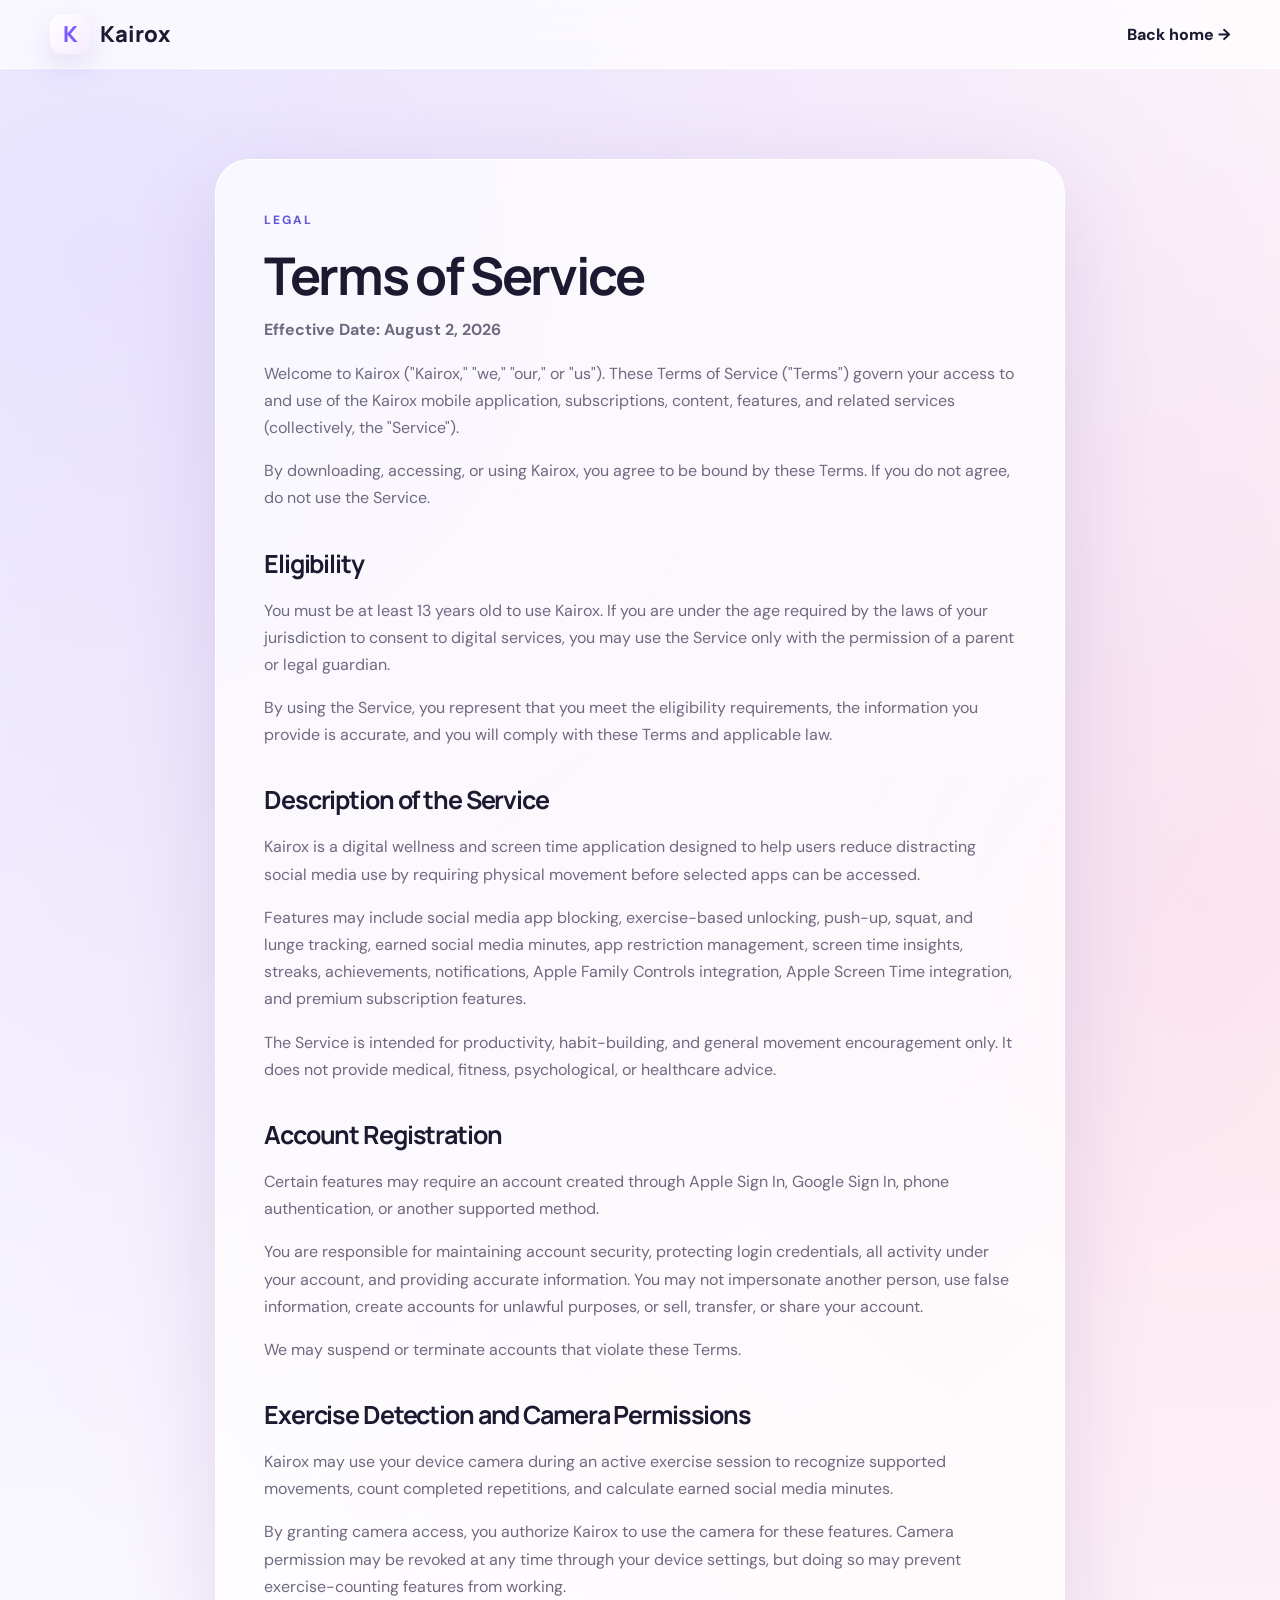
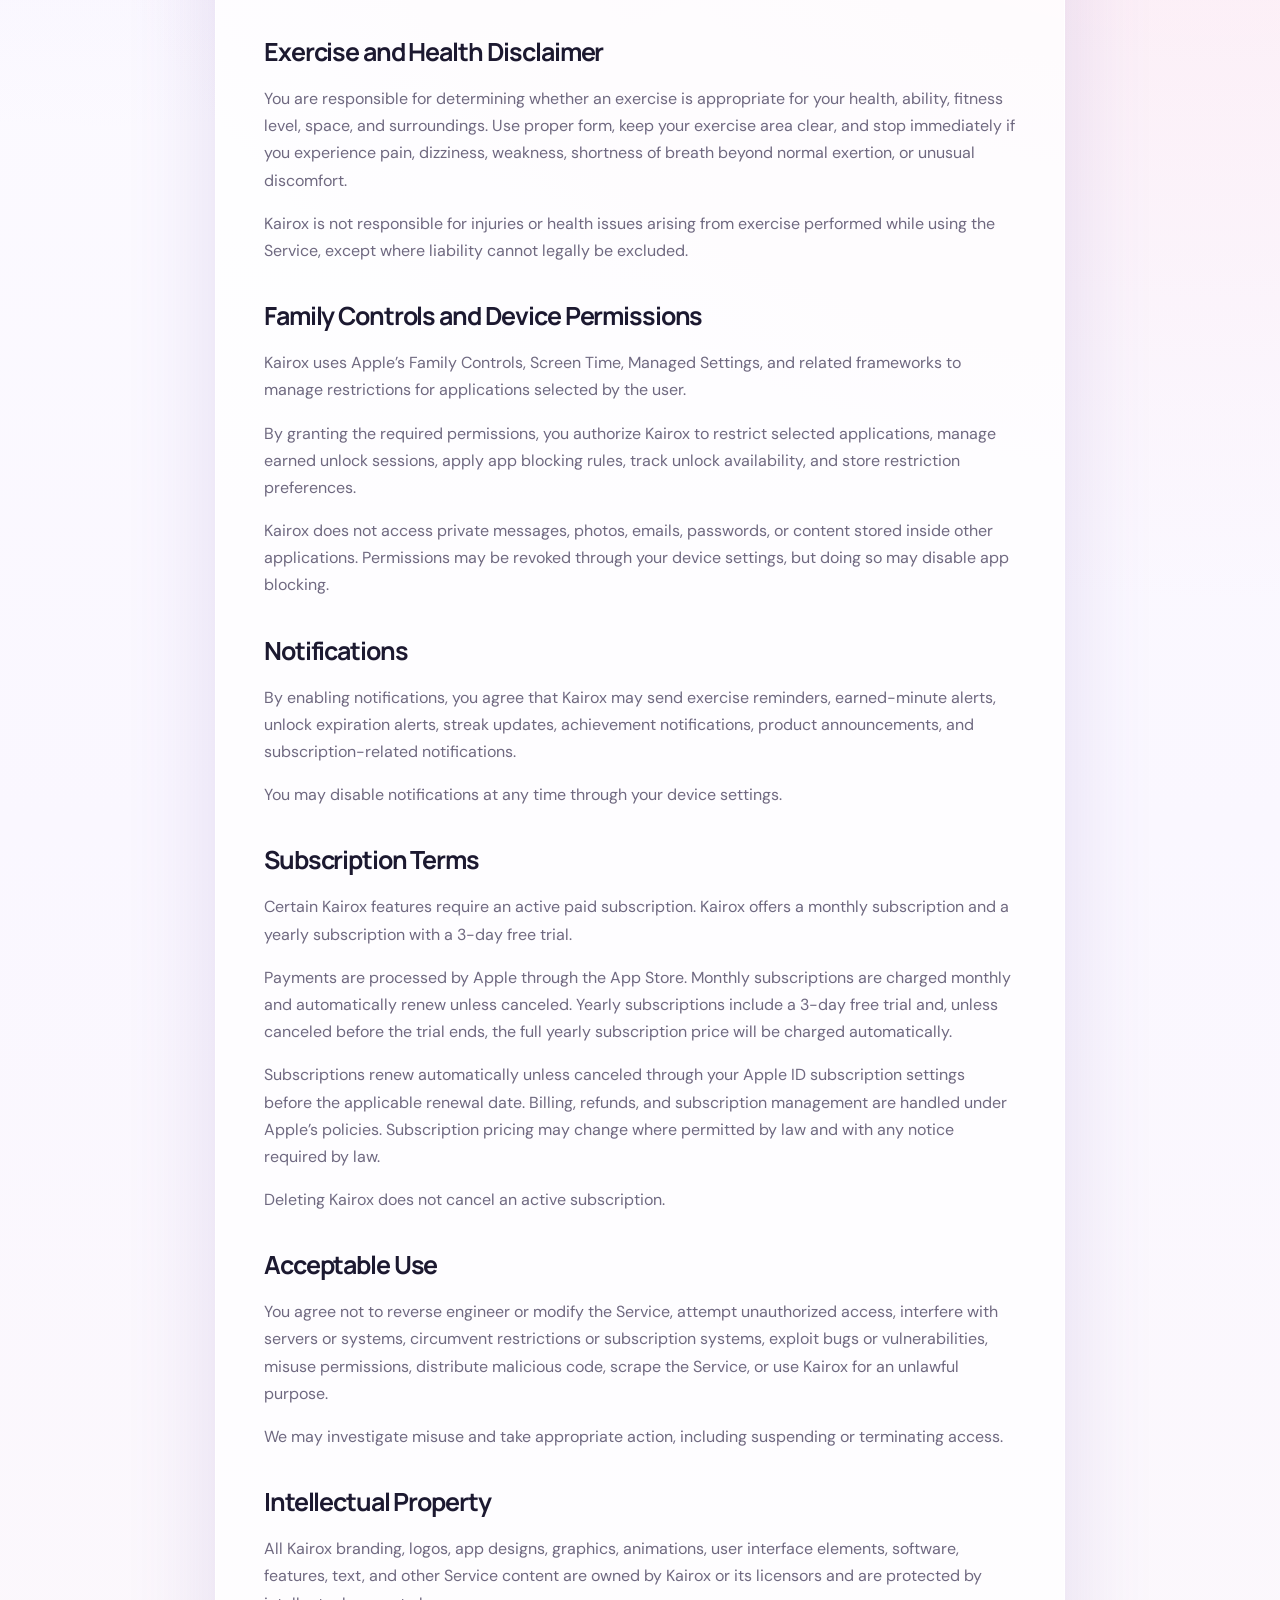
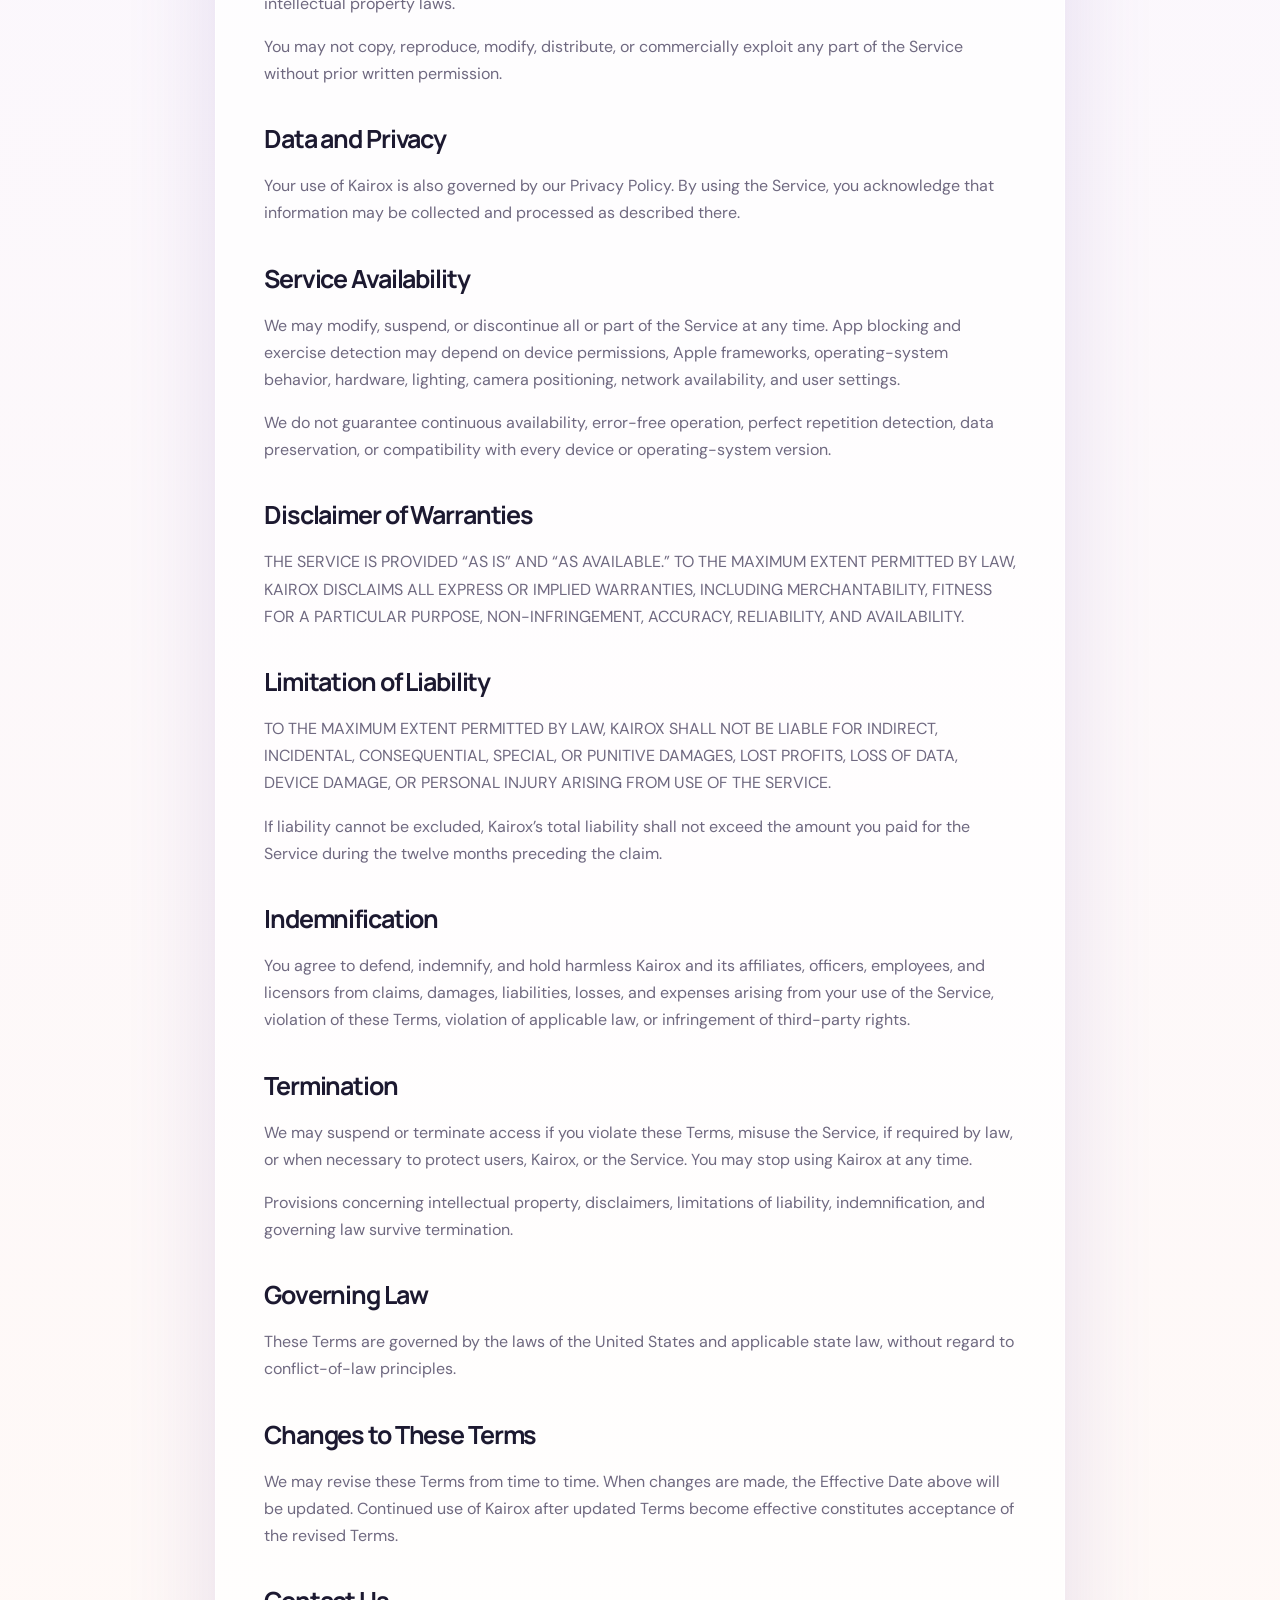
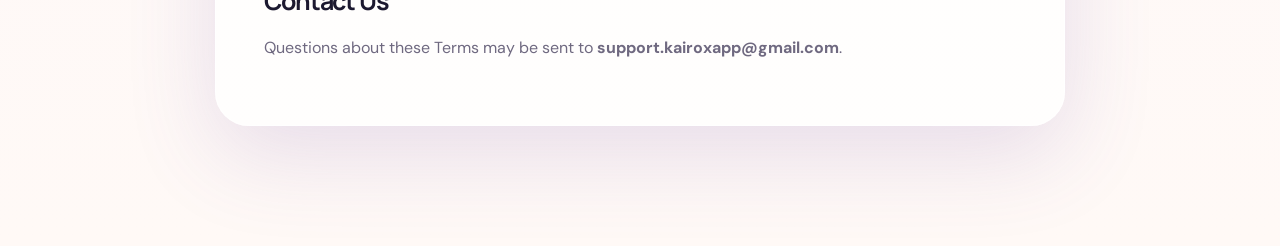
<file: terms.html>
<!doctype html>
<html lang="en">
<head>
  <meta charset="utf-8">
  <meta name="viewport" content="width=device-width,initial-scale=1">
  <title>Terms of Service — Kairox</title>
  <link rel="preconnect" href="https://fonts.googleapis.com">
  <link rel="preconnect" href="https://fonts.gstatic.com" crossorigin>
  <link href="https://fonts.googleapis.com/css2?family=DM+Sans:wght@400;500;600;700&family=Manrope:wght@500;600;700;800&display=swap" rel="stylesheet">
  <link rel="stylesheet" href="styles.css">
</head>
<body>
<header class="nav-wrap"><nav class="nav shell"><a class="brand" href="index.html"><span class="logo">K</span><span>Kairox</span></a><a class="plain" href="index.html">Back home →</a></nav></header>
<main class="legal shell"><article>
<span class="kicker">Legal</span>
<h1>Terms of Service</h1>
<p><strong>Effective Date: August 2, 2026</strong></p>
<p>Welcome to Kairox ("Kairox," "we," "our," or "us"). These Terms of Service ("Terms") govern your access to and use of the Kairox mobile application, subscriptions, content, features, and related services (collectively, the "Service").</p>
<p>By downloading, accessing, or using Kairox, you agree to be bound by these Terms. If you do not agree, do not use the Service.</p>
<h2>Eligibility</h2>
<p>You must be at least 13 years old to use Kairox. If you are under the age required by the laws of your jurisdiction to consent to digital services, you may use the Service only with the permission of a parent or legal guardian.</p>
<p>By using the Service, you represent that you meet the eligibility requirements, the information you provide is accurate, and you will comply with these Terms and applicable law.</p>
<h2>Description of the Service</h2>
<p>Kairox is a digital wellness and screen time application designed to help users reduce distracting social media use by requiring physical movement before selected apps can be accessed.</p>
<p>Features may include social media app blocking, exercise-based unlocking, push-up, squat, and lunge tracking, earned social media minutes, app restriction management, screen time insights, streaks, achievements, notifications, Apple Family Controls integration, Apple Screen Time integration, and premium subscription features.</p>
<p>The Service is intended for productivity, habit-building, and general movement encouragement only. It does not provide medical, fitness, psychological, or healthcare advice.</p>
<h2>Account Registration</h2>
<p>Certain features may require an account created through Apple Sign In, Google Sign In, phone authentication, or another supported method.</p>
<p>You are responsible for maintaining account security, protecting login credentials, all activity under your account, and providing accurate information. You may not impersonate another person, use false information, create accounts for unlawful purposes, or sell, transfer, or share your account.</p>
<p>We may suspend or terminate accounts that violate these Terms.</p>
<h2>Exercise Detection and Camera Permissions</h2>
<p>Kairox may use your device camera during an active exercise session to recognize supported movements, count completed repetitions, and calculate earned social media minutes.</p>
<p>By granting camera access, you authorize Kairox to use the camera for these features. Camera permission may be revoked at any time through your device settings, but doing so may prevent exercise-counting features from working.</p>
<h2>Exercise and Health Disclaimer</h2>
<p>You are responsible for determining whether an exercise is appropriate for your health, ability, fitness level, space, and surroundings. Use proper form, keep your exercise area clear, and stop immediately if you experience pain, dizziness, weakness, shortness of breath beyond normal exertion, or unusual discomfort.</p>
<p>Kairox is not responsible for injuries or health issues arising from exercise performed while using the Service, except where liability cannot legally be excluded.</p>
<h2>Family Controls and Device Permissions</h2>
<p>Kairox uses Apple’s Family Controls, Screen Time, Managed Settings, and related frameworks to manage restrictions for applications selected by the user.</p>
<p>By granting the required permissions, you authorize Kairox to restrict selected applications, manage earned unlock sessions, apply app blocking rules, track unlock availability, and store restriction preferences.</p>
<p>Kairox does not access private messages, photos, emails, passwords, or content stored inside other applications. Permissions may be revoked through your device settings, but doing so may disable app blocking.</p>
<h2>Notifications</h2>
<p>By enabling notifications, you agree that Kairox may send exercise reminders, earned-minute alerts, unlock expiration alerts, streak updates, achievement notifications, product announcements, and subscription-related notifications.</p>
<p>You may disable notifications at any time through your device settings.</p>
<h2>Subscription Terms</h2>
<p>Certain Kairox features require an active paid subscription. Kairox offers a monthly subscription and a yearly subscription with a 3-day free trial.</p>
<p>Payments are processed by Apple through the App Store. Monthly subscriptions are charged monthly and automatically renew unless canceled. Yearly subscriptions include a 3-day free trial and, unless canceled before the trial ends, the full yearly subscription price will be charged automatically.</p>
<p>Subscriptions renew automatically unless canceled through your Apple ID subscription settings before the applicable renewal date. Billing, refunds, and subscription management are handled under Apple’s policies. Subscription pricing may change where permitted by law and with any notice required by law.</p>
<p>Deleting Kairox does not cancel an active subscription.</p>
<h2>Acceptable Use</h2>
<p>You agree not to reverse engineer or modify the Service, attempt unauthorized access, interfere with servers or systems, circumvent restrictions or subscription systems, exploit bugs or vulnerabilities, misuse permissions, distribute malicious code, scrape the Service, or use Kairox for an unlawful purpose.</p>
<p>We may investigate misuse and take appropriate action, including suspending or terminating access.</p>
<h2>Intellectual Property</h2>
<p>All Kairox branding, logos, app designs, graphics, animations, user interface elements, software, features, text, and other Service content are owned by Kairox or its licensors and are protected by intellectual property laws.</p>
<p>You may not copy, reproduce, modify, distribute, or commercially exploit any part of the Service without prior written permission.</p>
<h2>Data and Privacy</h2>
<p>Your use of Kairox is also governed by our <a href="privacy.html">Privacy Policy</a>. By using the Service, you acknowledge that information may be collected and processed as described there.</p>
<h2>Service Availability</h2>
<p>We may modify, suspend, or discontinue all or part of the Service at any time. App blocking and exercise detection may depend on device permissions, Apple frameworks, operating-system behavior, hardware, lighting, camera positioning, network availability, and user settings.</p>
<p>We do not guarantee continuous availability, error-free operation, perfect repetition detection, data preservation, or compatibility with every device or operating-system version.</p>
<h2>Disclaimer of Warranties</h2>
<p>THE SERVICE IS PROVIDED “AS IS” AND “AS AVAILABLE.” TO THE MAXIMUM EXTENT PERMITTED BY LAW, KAIROX DISCLAIMS ALL EXPRESS OR IMPLIED WARRANTIES, INCLUDING MERCHANTABILITY, FITNESS FOR A PARTICULAR PURPOSE, NON-INFRINGEMENT, ACCURACY, RELIABILITY, AND AVAILABILITY.</p>
<h2>Limitation of Liability</h2>
<p>TO THE MAXIMUM EXTENT PERMITTED BY LAW, KAIROX SHALL NOT BE LIABLE FOR INDIRECT, INCIDENTAL, CONSEQUENTIAL, SPECIAL, OR PUNITIVE DAMAGES, LOST PROFITS, LOSS OF DATA, DEVICE DAMAGE, OR PERSONAL INJURY ARISING FROM USE OF THE SERVICE.</p>
<p>If liability cannot be excluded, Kairox’s total liability shall not exceed the amount you paid for the Service during the twelve months preceding the claim.</p>
<h2>Indemnification</h2>
<p>You agree to defend, indemnify, and hold harmless Kairox and its affiliates, officers, employees, and licensors from claims, damages, liabilities, losses, and expenses arising from your use of the Service, violation of these Terms, violation of applicable law, or infringement of third-party rights.</p>
<h2>Termination</h2>
<p>We may suspend or terminate access if you violate these Terms, misuse the Service, if required by law, or when necessary to protect users, Kairox, or the Service. You may stop using Kairox at any time.</p>
<p>Provisions concerning intellectual property, disclaimers, limitations of liability, indemnification, and governing law survive termination.</p>
<h2>Governing Law</h2>
<p>These Terms are governed by the laws of the United States and applicable state law, without regard to conflict-of-law principles.</p>
<h2>Changes to These Terms</h2>
<p>We may revise these Terms from time to time. When changes are made, the Effective Date above will be updated. Continued use of Kairox after updated Terms become effective constitutes acceptance of the revised Terms.</p>
<h2>Contact Us</h2>
<p>Questions about these Terms may be sent to <a href="mailto:support.kairoxapp@gmail.com"><strong>support.kairoxapp@gmail.com</strong></a>.</p>
</article></main>
</body>
</html>
</file>
<file: styles-v2.css>
:root{--ink:#19162a;--muted:#6f6880;--purple:#6a5cff;--pink:#ff7ab9;--lav:#d8ceff;--line:rgba(90,67,150,.12);--shadow:0 24px 70px rgba(95,72,155,.14)}*{box-sizing:border-box}html{scroll-behavior:smooth}body{margin:0;font-family:"DM Sans",sans-serif;color:var(--ink);background:radial-gradient(circle at 10% 6%,rgba(205,191,255,.42),transparent 28%),radial-gradient(circle at 92% 12%,rgba(255,196,214,.42),transparent 28%),linear-gradient(180deg,#fff 0%,#faf7ff 48%,#fff9f7 100%);overflow-x:hidden}a{color:inherit;text-decoration:none}.shell{width:min(1160px,calc(100% - 40px));margin:auto}.nav-wrap{position:sticky;top:0;z-index:30;padding:14px 0;background:rgba(255,255,255,.72);backdrop-filter:blur(18px);border-bottom:1px solid rgba(255,255,255,.82)}.nav{display:flex;align-items:center;justify-content:space-between;gap:28px}.brand{display:flex;align-items:center;gap:10px;font:800 22px Manrope}.logo{width:40px;height:40px;border-radius:13px;display:grid;place-items:center;background:linear-gradient(135deg,#fff,#f4eaff);color:#7a5cff;box-shadow:0 12px 30px rgba(109,80,190,.16)}.nav-links{display:flex;gap:28px;font-size:14px;font-weight:700;color:#5f596c}.nav-links a:hover{color:var(--purple)}.btn{display:inline-flex;align-items:center;justify-content:center;min-height:54px;padding:0 25px;border:0;border-radius:999px;background:linear-gradient(120deg,var(--purple),#8d68ff 52%,var(--pink));color:#fff;font:700 15px "DM Sans";box-shadow:0 14px 34px rgba(102,87,255,.24);cursor:pointer;transition:.2s}.btn:hover{transform:translateY(-2px)}.btn.small{min-height:42px;padding:0 18px;font-size:14px}.hero{min-height:760px;display:grid;grid-template-columns:1fr .9fr;gap:80px;align-items:center;padding:82px 0 96px}.eyebrow,.kicker,.heading>span{text-transform:uppercase;letter-spacing:.16em;font-size:12px;font-weight:800;color:#6657d9}h1,h2,h3{font-family:Manrope,sans-serif;margin:0;letter-spacing:-.045em}h1{font-size:clamp(58px,7vw,94px);line-height:.96;margin-top:20px}h1 em{font-style:normal;background:linear-gradient(90deg,var(--purple),#a85fe7,var(--pink));-webkit-background-clip:text;color:transparent}.hero-copy>p{font-size:20px;line-height:1.65;color:var(--muted);max-width:650px;margin:28px 0}.actions{display:flex;align-items:center;gap:22px}.plain{font-weight:800}.unlock-demo{padding:28px;border-radius:38px;background:rgba(255,255,255,.72);border:1px solid rgba(255,255,255,.94);box-shadow:var(--shadow);backdrop-filter:blur(18px)}.demo-top{display:flex;justify-content:space-between;align-items:center;margin-bottom:22px}.demo-top span{font-size:11px;letter-spacing:.18em;font-weight:800;color:#7267a9}.demo-top strong{font:800 18px Manrope}.exercise-tabs{display:grid;grid-template-columns:repeat(3,1fr);gap:8px}.exercise-tabs button{border:1px solid var(--line);background:rgba(255,255,255,.68);border-radius:14px;padding:12px 8px;font:700 13px "DM Sans";color:var(--muted)}.exercise-tabs .active{background:linear-gradient(120deg,#7161ff,#9b6eff);color:#fff;border-color:transparent}.rep-ring{width:220px;height:220px;border-radius:50%;margin:38px auto;display:grid;place-items:center;align-content:center;background:radial-gradient(circle,#fff 0 46%,transparent 47%),conic-gradient(var(--purple) 0 72%,rgba(105,89,180,.12) 72% 100%);box-shadow:0 18px 48px rgba(105,77,169,.15)}.rep-ring span{font:800 72px Manrope;line-height:1}.rep-ring small{letter-spacing:.18em;color:var(--muted);font-weight:800}.reward-card{padding:18px 20px;border-radius:22px;background:linear-gradient(135deg,#f1ecff,#fff1f5);display:flex;flex-direction:column}.reward-card span{font-size:12px;color:var(--muted)}.reward-card strong{font:800 22px Manrope}.app-row{display:flex;gap:8px;flex-wrap:wrap;margin-top:16px}.app-row span{padding:9px 12px;border-radius:999px;background:#fff;border:1px solid var(--line);font-size:12px;font-weight:700}.stripe{padding:24px 0;background:linear-gradient(120deg,#6c58ff,#b45ee0,#ff7ab0);color:#fff;text-align:center}.stripe p{margin:0;font:800 clamp(20px,3vw,30px) Manrope}.section{padding:110px 0}.heading{max-width:760px;margin:0 auto 54px;text-align:center}.heading h2,.soft h2,.cta h2{font-size:clamp(40px,5vw,64px);line-height:1.06;margin:14px 0 18px}.heading p,.soft p,.cta p{color:var(--muted);font-size:18px;line-height:1.65}.steps{display:grid;grid-template-columns:repeat(3,1fr);gap:24px}.card,.why-card{padding:32px;border-radius:30px;background:rgba(255,255,255,.7);border:1px solid rgba(255,255,255,.95);box-shadow:0 20px 60px rgba(91,71,145,.1)}.card i{font-style:normal;font:800 13px Manrope;color:#9a90b5}.card h3{font-size:28px;margin:70px 0 10px}.card p,.why-card p{color:var(--muted);line-height:1.6;margin-bottom:0}.soft{background:rgba(255,255,255,.52);border-block:1px solid rgba(255,255,255,.9)}.movement-grid{display:grid;grid-template-columns:1fr 1fr;gap:80px;align-items:center}.move-list{display:grid;gap:14px}.move-list div{display:grid;grid-template-columns:46px 1fr;gap:3px 14px;padding:20px 22px;border-radius:22px;background:rgba(255,255,255,.72);border:1px solid var(--line)}.move-list span{grid-row:1/3;color:var(--purple);font-weight:800}.move-list strong{font-size:18px}.move-list small{color:var(--muted)}.why-grid{display:grid;grid-template-columns:repeat(3,1fr);gap:22px}.why-card strong{font:800 22px Manrope}.compare{display:grid;grid-template-columns:1fr 1px 1fr;gap:50px;padding:56px;border-radius:36px;background:#1d1931;color:#fff}.compare>i{background:rgba(255,255,255,.15)}.compare span{font-size:12px;text-transform:uppercase;letter-spacing:.16em;color:#bcaeff}.compare h3{font-size:clamp(34px,4vw,54px);line-height:1.1;margin-top:14px}.cta{border-radius:40px;padding:70px;background:linear-gradient(110deg,#f1ebff,#fff2f5 62%,#fff6ea);box-shadow:var(--shadow);text-align:center}.cta>div{max-width:700px;margin:auto}.cta form{display:flex;gap:12px;margin-top:28px}.cta input{flex:1;min-height:54px;border-radius:999px;border:1px solid var(--line);padding:0 20px;font:inherit;background:rgba(255,255,255,.8);outline:none}.cta small{display:block;margin-top:10px;color:var(--muted)}.faq{max-width:850px;margin:auto;display:grid;gap:14px}.faq details{padding:22px 24px;border-radius:22px;background:rgba(255,255,255,.72);border:1px solid rgba(255,255,255,.94);box-shadow:0 12px 30px rgba(72,54,116,.07)}.faq summary{font:800 18px Manrope;cursor:pointer}.faq p{color:var(--muted);line-height:1.6;margin-bottom:0}.footer{display:flex;align-items:center;justify-content:space-between;gap:20px;padding:34px 0}.footer p{color:var(--muted)}.footer div{display:flex;gap:20px}.reveal{opacity:0;transform:translateY(20px);transition:.65s}.reveal.visible{opacity:1;transform:none}@media(max-width:900px){.nav-links{display:none}.hero,.movement-grid{grid-template-columns:1fr}.hero-copy{text-align:center}.actions{justify-content:center}.steps,.why-grid{grid-template-columns:1fr}.hero{padding-top:56px}.unlock-demo{max-width:560px;margin:auto}.compare{grid-template-columns:1fr;gap:28px}.compare>i{height:1px}}@media(max-width:620px){.shell{width:min(100% - 24px,1160px)}.btn.small{display:none}h1{font-size:54px}.hero{gap:42px;min-height:auto}.actions{flex-direction:column;align-items:stretch}.rep-ring{width:180px;height:180px}.rep-ring span{font-size:58px}.section{padding:84px 0}.heading h2,.soft h2,.cta h2{font-size:40px}.cta{padding:42px 22px}.cta form{flex-direction:column}.footer{flex-direction:column;text-align:center}.exercise-tabs{grid-template-columns:1fr}.exercise-tabs button:not(.active){display:none}}
</file>
<file: styles.css>
:root{--ink:#1c1930;--muted:#6f6980;--purple:#6557ff;--pink:#ff70b8;--peach:#ffa180;--paper:#fffdfd;--line:rgba(74,51,132,.12);--shadow:0 28px 90px rgba(104,76,169,.16)}*{box-sizing:border-box}html{scroll-behavior:smooth}body{margin:0;font-family:"DM Sans",sans-serif;color:var(--ink);background:radial-gradient(circle at 8% 5%,rgba(190,174,255,.35),transparent 30%),radial-gradient(circle at 95% 18%,rgba(255,192,210,.38),transparent 30%),linear-gradient(180deg,#fff 0%,#faf7ff 48%,#fff9f6 100%);overflow-x:hidden}a{color:inherit;text-decoration:none}.shell{width:min(1180px,calc(100% - 40px));margin:auto}.glow{position:fixed;border-radius:50%;filter:blur(90px);pointer-events:none;z-index:-1;opacity:.45}.glow-a{width:360px;height:360px;background:#cbbcff;left:-160px;top:20%}.glow-b{width:420px;height:420px;background:#ffd0de;right:-180px;top:48%}.nav-wrap{position:sticky;top:0;z-index:30;padding:14px 0;background:rgba(255,255,255,.68);backdrop-filter:blur(18px);border-bottom:1px solid rgba(255,255,255,.75)}.nav{display:flex;align-items:center;justify-content:space-between;gap:28px}.brand{display:flex;align-items:center;gap:10px;font-family:Manrope,sans-serif;font-weight:800;font-size:22px}.logo{width:40px;height:40px;border-radius:13px;display:grid;place-items:center;background:linear-gradient(135deg,#fff,#f6ebff);color:#7a5cff;box-shadow:0 12px 30px rgba(109,80,190,.16)}.nav-links{display:flex;gap:28px;font-size:14px;font-weight:700;color:#5f596c}.nav-links a:hover{color:var(--purple)}.btn{display:inline-flex;align-items:center;justify-content:center;min-height:54px;padding:0 25px;border:0;border-radius:999px;background:linear-gradient(120deg,var(--purple),#8e65ff 50%,var(--pink));color:#fff;font:700 15px "DM Sans";box-shadow:0 14px 34px rgba(102,87,255,.25);cursor:pointer;transition:.25s}.btn:hover{transform:translateY(-2px);box-shadow:0 18px 40px rgba(102,87,255,.34)}.btn.small{min-height:42px;padding:0 18px;font-size:14px}.hero{min-height:760px;display:grid;grid-template-columns:1.02fr .98fr;align-items:center;gap:70px;padding:70px 0 90px}.eyebrow,.kicker,.heading>span{text-transform:uppercase;letter-spacing:.16em;font-size:12px;font-weight:800;color:#6657d9}.eyebrow{display:inline-flex;align-items:center;gap:9px;padding:10px 14px;border:1px solid var(--line);background:rgba(255,255,255,.64);border-radius:999px}.eyebrow span{width:8px;height:8px;border-radius:50%;background:var(--pink);box-shadow:0 0 0 7px rgba(255,112,184,.12)}h1,h2,h3{font-family:Manrope,sans-serif;margin:0;letter-spacing:-.045em}h1{font-size:clamp(58px,7vw,96px);line-height:.95;margin-top:22px}h1 em{font-style:normal;background:linear-gradient(90deg,var(--purple),#a85fe7,var(--pink));-webkit-background-clip:text;color:transparent}.hero-copy>p{font-size:20px;line-height:1.65;color:var(--muted);max-width:640px;margin:28px 0}.actions{display:flex;align-items:center;gap:22px}.plain{font-weight:800}.metrics{display:flex;gap:38px;margin-top:42px}.metrics div{display:flex;flex-direction:column}.metrics b{font:800 29px Manrope}.metrics span{font-size:13px;color:var(--muted)}.hero-art{position:relative;display:flex;justify-content:center;min-height:650px}.phone{position:relative;z-index:2;width:min(390px,86vw);min-height:680px;padding:18px;border-radius:54px;background:linear-gradient(160deg,rgba(255,255,255,.82),rgba(249,232,255,.66));border:1px solid rgba(255,255,255,.95);box-shadow:var(--shadow);overflow:hidden;transform:rotate(1.8deg)}.phone:before{content:"";position:absolute;inset:0;background:radial-gradient(circle at 70% 10%,rgba(255,177,196,.52),transparent 37%),radial-gradient(circle at 18% 35%,rgba(180,165,255,.55),transparent 42%);z-index:-1}.island{width:112px;height:30px;border-radius:99px;background:#17141f;margin:0 auto 30px}.soft-head{text-align:center;letter-spacing:.2em;font:800 12px Manrope;color:#6f62a6}.scene{position:relative;height:410px;margin-top:18px}.glass-phone{position:absolute;left:50%;top:55px;width:190px;height:320px;transform:translateX(-50%);border:3px solid rgba(255,255,255,.72);border-radius:40px;box-shadow:inset 0 0 25px rgba(123,94,255,.18),0 0 25px rgba(255,255,255,.6)}.lock,.check{position:absolute;left:50%;transform:translateX(-50%);color:white;text-shadow:0 0 20px rgba(255,255,255,.9)}.lock{top:70px;font-size:35px}.check{top:150px;width:62px;height:62px;border:2px solid rgba(255,255,255,.8);border-radius:50%;display:grid;place-items:center;font-size:30px}.person{position:absolute;left:48%;bottom:34px;width:230px;height:110px;transform:translateX(-50%)}.head{position:absolute;width:34px;height:34px;border-radius:50%;background:linear-gradient(#69596f,#413a4a);left:116px;top:4px}.body{position:absolute;width:110px;height:33px;border-radius:40px;background:linear-gradient(90deg,#b9a6c9,#8f7ca2);left:54px;top:35px;transform:rotate(4deg)}.arm,.leg{position:absolute;height:17px;border-radius:20px;background:#9d89ad;transform-origin:left center}.a1{width:92px;left:72px;top:55px;transform:rotate(73deg)}.a2{width:88px;left:133px;top:56px;transform:rotate(79deg)}.l1{width:110px;left:25px;top:55px;transform:rotate(8deg)}.l2{width:116px;left:2px;top:65px;transform:rotate(3deg)}.earn-card{margin:18px auto 0;width:88%;padding:16px 18px;border-radius:23px;background:rgba(255,255,255,.62);border:1px solid rgba(255,255,255,.9);box-shadow:0 14px 32px rgba(98,72,155,.12);display:flex;flex-direction:column}.earn-card span{font-size:12px;color:var(--muted)}.earn-card strong{font:800 20px Manrope}.float-card{position:absolute;z-index:3;padding:15px 18px;border-radius:22px;background:rgba(255,255,255,.78);backdrop-filter:blur(16px);border:1px solid rgba(255,255,255,.9);box-shadow:0 18px 44px rgba(87,68,140,.14);display:flex;flex-direction:column}.float-card small{font-size:11px;text-transform:uppercase;letter-spacing:.12em;color:var(--muted)}.float-card strong{font:800 19px Manrope}.one{left:0;top:205px}.two{right:-10px;bottom:160px}.stripe{padding:46px 0;background:linear-gradient(120deg,rgba(109,86,255,.97),rgba(183,91,223,.96),rgba(255,121,172,.96));color:white;text-align:center}.stripe span{font-size:12px;letter-spacing:.16em;text-transform:uppercase;opacity:.82}.stripe h2{font-size:clamp(34px,5vw,58px);margin-top:8px}.section{padding:115px 0}.heading{max-width:780px;margin:0 auto 56px;text-align:center}.heading h2,.movement h2,.cta h2{font-size:clamp(40px,5vw,66px);line-height:1.05;margin:14px 0 18px}.heading p,.movement p,.cta p{font-size:18px;line-height:1.65;color:var(--muted)}.steps{display:grid;grid-template-columns:repeat(3,1fr);gap:24px}.card{padding:32px;border-radius:30px;background:rgba(255,255,255,.68);border:1px solid rgba(255,255,255,.94);box-shadow:0 20px 60px rgba(91,71,145,.1);min-height:310px}.card i{font-style:normal;font:800 13px Manrope;color:#b0a6ca}.icon{width:74px;height:74px;border-radius:24px;margin:42px 0 24px;display:grid;place-items:center;font-size:34px;color:#fff;background:linear-gradient(135deg,var(--purple),var(--pink));box-shadow:0 15px 35px rgba(111,80,255,.24)}.card h3{font-size:26px}.card p{color:var(--muted);line-height:1.6}.movement{padding:110px 0;background:rgba(255,255,255,.54);border-block:1px solid rgba(255,255,255,.85)}.movement-grid{display:grid;grid-template-columns:1fr .82fr;gap:80px;align-items:center}.moves{display:grid;gap:14px;margin-top:34px}.moves div{display:grid;grid-template-columns:40px 1fr;gap:3px 14px;padding:18px 20px;border-radius:20px;background:rgba(255,255,255,.58);border:1px solid var(--line)}.moves b{grid-row:1/3;color:var(--purple)}.moves span{color:var(--muted);font-size:13px}.rep-ui{text-align:center;padding:18px 18px 28px;border-radius:40px;background:rgba(255,255,255,.72);box-shadow:var(--shadow)}.camera{height:480px;border-radius:32px;background:linear-gradient(160deg,#eedfff,#ffe5e8 55%,#fff6ef);position:relative;overflow:hidden}.camera:after{content:"";position:absolute;inset:0;background:linear-gradient(transparent,rgba(255,255,255,.22))}.skeleton{position:absolute;left:50%;top:48%;width:210px;height:190px;transform:translate(-50%,-50%)}.joint{position:absolute;width:12px;height:12px;border-radius:50%;background:#fff;box-shadow:0 0 12px #8d6bff}.j1{left:98px;top:5px}.j2{left:45px;top:54px}.j3{right:45px;top:54px}.j4{left:38px;bottom:18px}.j5{right:38px;bottom:18px}.bone{position:absolute;height:4px;background:#9e7dff;transform-origin:left center;box-shadow:0 0 8px #b89cff}.b1{width:67px;left:103px;top:10px;transform:rotate(137deg)}.b2{width:67px;left:103px;top:10px;transform:rotate(43deg)}.b3{width:118px;left:50px;top:60px;transform:rotate(84deg)}.b4{width:118px;left:160px;top:60px;transform:rotate(96deg)}.rep{position:absolute;left:50%;bottom:20px;transform:translateX(-50%);width:78px;height:78px;border-radius:50%;display:grid;place-items:center;font:800 34px Manrope;color:#6848c9;background:rgba(255,255,255,.72);box-shadow:0 0 0 1px rgba(255,255,255,.9),0 14px 34px rgba(111,80,255,.18)}.rep-ui h3{font-size:30px;margin-top:22px}.rep-ui p{font-size:15px;margin:8px 0 0}.showcase{display:grid;grid-template-columns:repeat(3,1fr);gap:22px}.panel{min-height:520px;padding:28px;border-radius:34px;background:linear-gradient(155deg,#f7f1ff,#fff0f4 64%,#fff9f0);box-shadow:0 22px 60px rgba(76,55,130,.12);border:1px solid rgba(255,255,255,.95);display:flex;flex-direction:column;justify-content:space-between;overflow:hidden}.panel small{color:var(--purple);font-weight:800;letter-spacing:.14em}.panel h3{font-size:34px;margin:8px 0}.panel p{color:var(--muted);line-height:1.55}.hourglass{width:180px;height:250px;margin:30px auto 0;position:relative;border:5px solid rgba(126,96,255,.55);border-radius:50% 50% 44% 44%/18% 18% 82% 82%;transform:rotate(180deg);filter:drop-shadow(0 18px 28px rgba(113,83,191,.22))}.hourglass:before,.hourglass:after{content:"";position:absolute;left:20px;right:20px;height:55px;border-radius:50%;background:linear-gradient(135deg,#cfc1ff,#ffa8c8)}.hourglass:before{top:18px}.hourglass:after{bottom:18px}.glass-device{width:190px;height:330px;border:4px solid rgba(255,255,255,.75);border-radius:42px;margin:15px auto;box-shadow:inset 0 0 28px rgba(126,96,255,.18),0 18px 40px rgba(105,77,169,.18);position:relative}.glass-device span{position:absolute;top:85px;left:50%;transform:translateX(-50%);font-size:52px;color:white}.glass-device i{position:absolute;left:30px;right:30px;height:34px;border:2px solid rgba(255,255,255,.75);border-radius:99px;bottom:66px}.glass-device i:last-child{bottom:22px}.earned{text-align:center;margin:auto}.earned b{display:block;font:800 92px Manrope;background:linear-gradient(90deg,var(--purple),var(--pink));-webkit-background-clip:text;color:transparent}.earned span{display:block;text-transform:uppercase;letter-spacing:.18em;color:var(--muted)}.earned strong{display:inline-block;margin-top:24px;padding:12px 18px;border-radius:99px;background:white;color:var(--purple);box-shadow:0 12px 30px rgba(105,77,169,.14)}.compare{display:grid;grid-template-columns:1fr 1px 1fr;gap:50px;padding:56px;border-radius:36px;background:#1d1931;color:white}.compare>i{background:rgba(255,255,255,.15)}.compare span{font-size:12px;text-transform:uppercase;letter-spacing:.16em;color:#bcaeff}.compare h3{font-size:clamp(34px,4vw,54px);line-height:1.1;margin-top:14px}.cta{position:relative;overflow:hidden;border-radius:44px;min-height:520px;padding:70px 70px 70px 46%;background:linear-gradient(110deg,#f1ebff,#fff2f5 62%,#fff6ea);box-shadow:var(--shadow)}.cta-orb{position:absolute;left:7%;top:50%;transform:translateY(-50%);width:330px;height:330px;border-radius:50%;background:radial-gradient(circle at 65% 30%,#fff,rgba(255,255,255,.8) 20%,rgba(195,170,255,.45) 48%,rgba(255,151,177,.52) 70%,rgba(255,255,255,.22));box-shadow:inset -24px -28px 50px rgba(122,96,206,.15),0 28px 70px rgba(97,71,163,.18)}#signup{display:flex;gap:12px;margin-top:28px}#signup input{flex:1;min-height:54px;border-radius:999px;border:1px solid rgba(93,70,147,.16);padding:0 20px;font:inherit;background:rgba(255,255,255,.75);outline:none}#signup input:focus{border-color:#8a73ff;box-shadow:0 0 0 4px rgba(138,115,255,.12)}#note{display:block;margin-top:10px;color:var(--muted)}.faq{max-width:860px;margin:auto;display:grid;gap:14px}details{background:rgba(255,255,255,.68);border:1px solid rgba(255,255,255,.9);border-radius:22px;padding:22px 24px;box-shadow:0 12px 30px rgba(72,54,116,.07)}summary{font:700 18px Manrope;cursor:pointer}details p{color:var(--muted);line-height:1.6;margin-bottom:0}footer{padding:34px 0;border-top:1px solid var(--line);background:rgba(255,255,255,.44)}.footer{display:flex;align-items:center;justify-content:space-between;gap:20px;color:var(--muted)}.footer>div{display:flex;gap:22px}.reveal{opacity:0;transform:translateY(22px);transition:.7s}.reveal.visible{opacity:1;transform:none}.legal{padding:90px 0 120px}.legal article{max-width:850px;margin:auto;padding:48px;border-radius:34px;background:rgba(255,255,255,.72);box-shadow:var(--shadow);border:1px solid rgba(255,255,255,.9)}.legal h1{font-size:52px}.legal h2{font-size:25px;margin-top:34px}.legal p,.legal li{color:var(--muted);line-height:1.7}@media(max-width:900px){.nav-links{display:none}.hero,.movement-grid{grid-template-columns:1fr}.hero-copy{text-align:center}.hero-copy>p{margin-inline:auto}.actions,.metrics{justify-content:center}.hero-art{min-height:auto}.steps,.showcase{grid-template-columns:1fr}.cta{padding:470px 48px 48px}.cta-orb{left:50%;top:210px;transform:translate(-50%,-50%)}.one{left:5px}.two{right:5px}}@media(max-width:620px){.shell{width:min(100% - 24px,1180px)}.btn.small{display:none}h1{font-size:54px}.hero{gap:36px;min-height:auto;padding-top:48px}.actions{flex-direction:column;align-items:stretch}.metrics{gap:20px}.float-card{display:none}.heading h2,.movement h2,.cta h2{font-size:40px}.phone{min-height:620px}.scene{height:360px}.camera{height:400px}.compare{grid-template-columns:1fr;gap:28px;padding:38px}.compare>i{height:1px}.cta{padding:400px 25px 34px}.cta-orb{width:280px;height:280px;top:185px}#signup{flex-direction:column}.footer{flex-direction:column}.legal article{padding:30px 22px}.legal h1{font-size:40px}}
</file>
